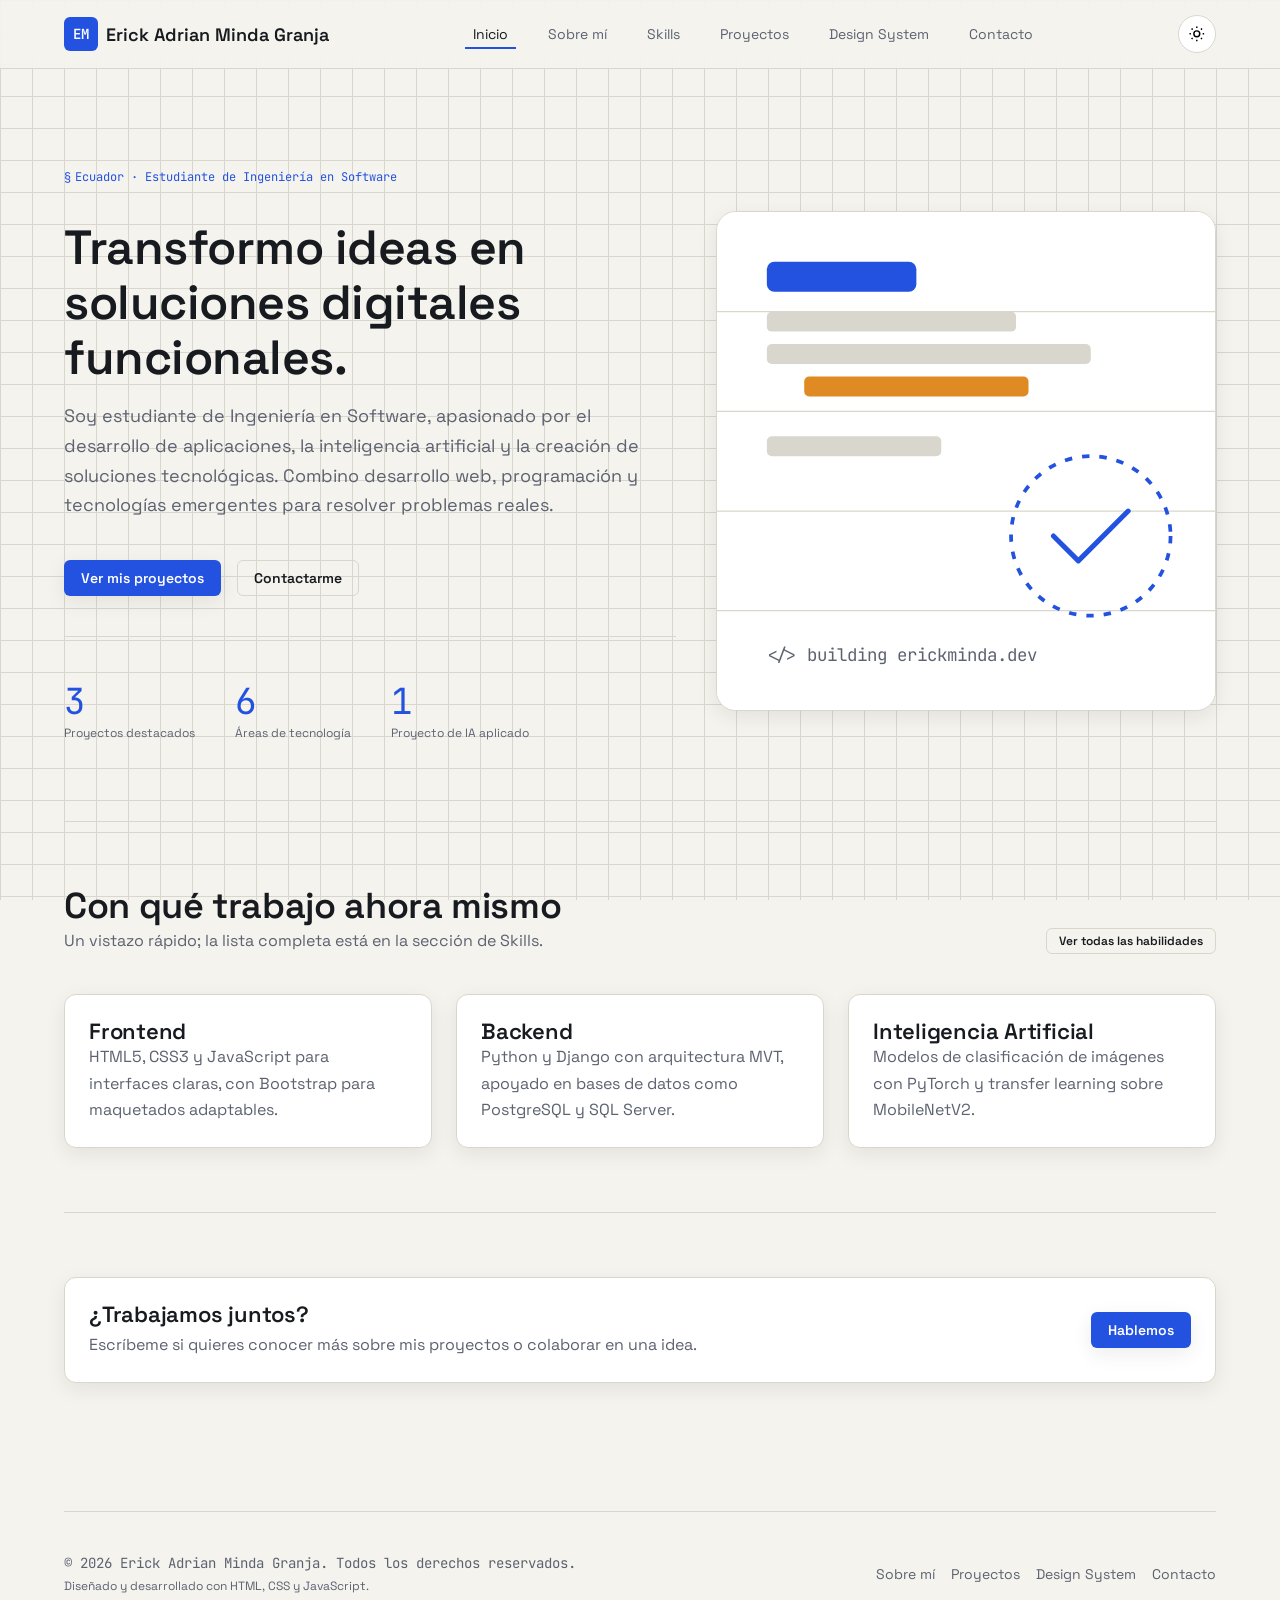
<file: index.html>
<!DOCTYPE html>
<html lang="es">
<head>
  <meta charset="UTF-8" />
  <meta name="viewport" content="width=device-width, initial-scale=1.0" />
  <title>Erick Adrian Minda Granja — Estudiante de Ingeniería en Software</title>
  <meta name="description" content="Portafolio de Erick Adrian Minda Granja, estudiante de Ingeniería en Software y desarrollador en formación." />
  <link rel="stylesheet" href="css/styles.css" />
</head>
<body>
  <a class="skip-link" href="#main">Saltar al contenido</a>

  <header class="site-header">
    <nav class="navbar container" aria-label="Navegación principal">
      <a class="brand" href="index.html">
        <span class="brand-mark" aria-hidden="true">EM</span>
        Erick Adrian Minda Granja
      </a>

      <button class="nav-toggle" aria-label="Abrir menú de navegación" aria-expanded="false" aria-controls="nav-list">
        <span></span><span></span><span></span>
      </button>

      <ul class="nav-list" id="nav-list">
        <li><a href="index.html" aria-current="page">Inicio</a></li>
        <li><a href="sobre-mi.html">Sobre mí</a></li>
        <li><a href="skills.html">Skills</a></li>
        <li><a href="proyectos.html">Proyectos</a></li>
        <li><a href="design-system.html">Design System</a></li>
        <li><a href="contacto.html">Contacto</a></li>
      </ul>

      <div class="nav-actions">
        <button class="theme-toggle" type="button" aria-pressed="false">
          <svg viewBox="0 0 24 24" fill="none" stroke="currentColor" stroke-width="2" aria-hidden="true">
            <circle cx="12" cy="12" r="4"></circle>
            <path d="M12 2v2M12 20v2M4.9 4.9l1.4 1.4M17.7 17.7l1.4 1.4M2 12h2M20 12h2M4.9 19.1l1.4-1.4M17.7 6.3l1.4-1.4"></path>
          </svg>
        </button>
      </div>
    </nav>
  </header>

  <main id="main">
    <section class="hero container">
      <div class="hero-copy">
        <p class="field-note">Ecuador · Estudiante de Ingeniería en Software</p>
        <h1>Transformo ideas en soluciones digitales funcionales.</h1>
        <p class="lead">
          Soy estudiante de Ingeniería en Software, apasionado por el desarrollo de
          aplicaciones, la inteligencia artificial y la creación de soluciones
          tecnológicas. Combino desarrollo web, programación y tecnologías emergentes
          para resolver problemas reales.
        </p>
        <div class="hero-actions">
          <a class="btn btn-primary" href="proyectos.html">Ver mis proyectos</a>
          <a class="btn btn-secondary" href="contacto.html">Contactarme</a>
        </div>

        <dl class="hero-stats">
          <div>
            <dt>3</dt>
            <dd>Proyectos destacados</dd>
          </div>
          <div>
            <dt>6</dt>
            <dd>Áreas de tecnología</dd>
          </div>
          <div>
            <dt>1</dt>
            <dd>Proyecto de IA aplicado</dd>
          </div>
        </dl>
      </div>

      <figure class="hero-art">
        <svg viewBox="0 0 400 400" role="img" aria-labelledby="hero-art-title">
          <title id="hero-art-title">Ilustración abstracta de un editor de código con bloques y llaves</title>
          <rect width="400" height="400" fill="var(--color-surface)" />
          <g fill="none" stroke="var(--color-border)" stroke-width="1">
            <line x1="0" y1="80" x2="400" y2="80" />
            <line x1="0" y1="160" x2="400" y2="160" />
            <line x1="0" y1="240" x2="400" y2="240" />
            <line x1="0" y1="320" x2="400" y2="320" />
          </g>
          <rect x="40" y="40" width="120" height="24" rx="6" fill="var(--color-primary)" />
          <rect x="40" y="80" width="200" height="16" rx="4" fill="var(--color-border)" />
          <rect x="40" y="106" width="260" height="16" rx="4" fill="var(--color-border)" />
          <rect x="70" y="132" width="180" height="16" rx="4" fill="var(--color-secondary)" />
          <rect x="40" y="180" width="140" height="16" rx="4" fill="var(--color-border)" />
          <circle cx="300" cy="260" r="64" fill="none" stroke="var(--color-primary)" stroke-width="3" stroke-dasharray="6 8" />
          <path d="M270 260 l20 20 l40 -40" fill="none" stroke="var(--color-primary)" stroke-width="4" stroke-linecap="round" stroke-linejoin="round" />
          <text x="40" y="360" class="mono" font-size="14" fill="var(--color-text-muted)">&lt;/&gt; building erickminda.dev</text>
        </svg>
      </figure>
    </section>

    <section class="section container" aria-labelledby="stack-heading">
      <div class="section-head">
        <div>
          <h2 id="stack-heading">Con qué trabajo ahora mismo</h2>
          <p class="muted">Un vistazo rápido; la lista completa está en la sección de Skills.</p>
        </div>
        <a class="btn btn-secondary btn-sm" href="skills.html">Ver todas las habilidades</a>
      </div>

      <ul class="grid grid-3">
        <li class="card">
          <h3>Frontend</h3>
          <p class="muted">HTML5, CSS3 y JavaScript para interfaces claras, con Bootstrap para maquetados adaptables.</p>
        </li>
        <li class="card">
          <h3>Backend</h3>
          <p class="muted">Python y Django con arquitectura MVT, apoyado en bases de datos como PostgreSQL y SQL Server.</p>
        </li>
        <li class="card">
          <h3>Inteligencia Artificial</h3>
          <p class="muted">Modelos de clasificación de imágenes con PyTorch y transfer learning sobre MobileNetV2.</p>
        </li>
      </ul>
    </section>

    <section class="section container" aria-labelledby="cta-heading">
      <div class="card" style="display:flex; justify-content:space-between; align-items:center; flex-wrap:wrap; gap:1rem;">
        <div>
          <h2 id="cta-heading" style="font-size: var(--text-lg);">¿Trabajamos juntos?</h2>
          <p class="muted" style="margin-top: .25rem;">Escríbeme si quieres conocer más sobre mis proyectos o colaborar en una idea.</p>
        </div>
        <a class="btn btn-primary" href="contacto.html">Hablemos</a>
      </div>
    </section>
  </main>

  <footer class="site-footer container">
    <div class="footer-row">
      <div>
        <p class="muted mono">© 2026 Erick Adrian Minda Granja. Todos los derechos reservados.</p>
        <p class="muted" style="font-size: var(--text-xs); margin-top: 2px;">Diseñado y desarrollado con HTML, CSS y JavaScript.</p>
      </div>
      <nav class="footer-links" aria-label="Enlaces del pie de página">
        <a href="sobre-mi.html">Sobre mí</a>
        <a href="proyectos.html">Proyectos</a>
        <a href="design-system.html">Design System</a>
        <a href="contacto.html">Contacto</a>
      </nav>
    </div>
  </footer>

  <button class="back-to-top" type="button" aria-label="Volver al inicio de la página">
    <svg viewBox="0 0 24 24" width="18" height="18" fill="none" stroke="currentColor" stroke-width="2" aria-hidden="true">
      <path d="M12 19V5M5 12l7-7 7 7"></path>
    </svg>
  </button>

  <script src="js/main.js"></script>
</body>
</html>
</file>
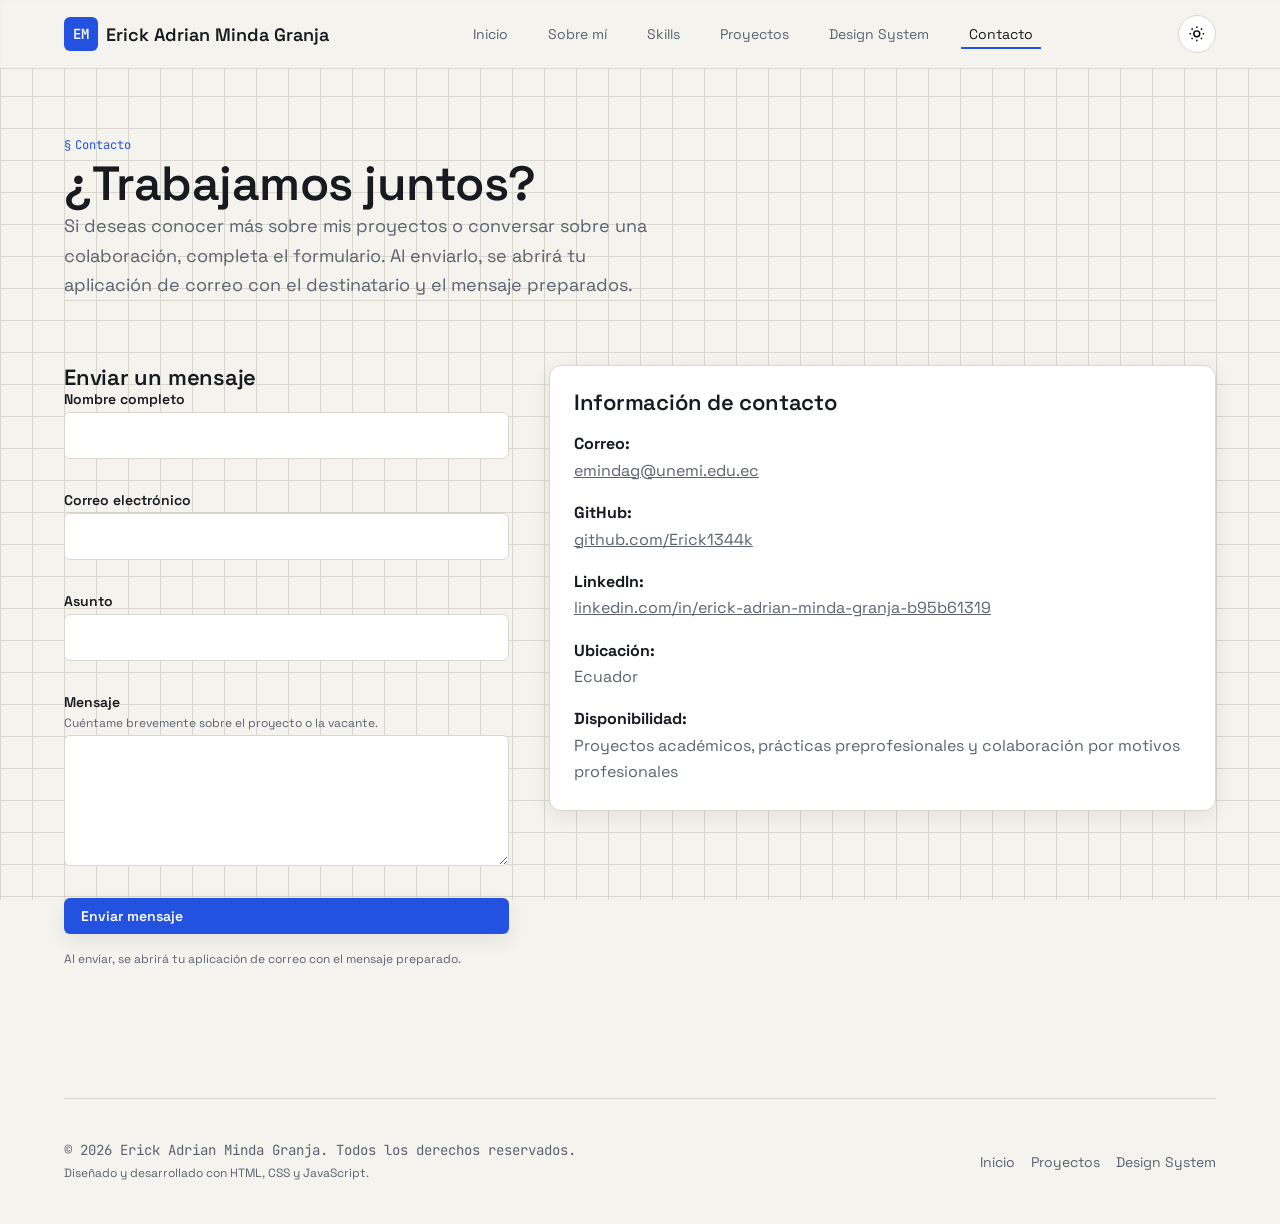
<file: contacto.html>
<!DOCTYPE html>
<html lang="es">
<head>
  <meta charset="UTF-8" />
  <meta name="viewport" content="width=device-width, initial-scale=1.0" />
  <title>Contacto — Erick Adrian Minda Granja</title>
  <meta name="description" content="Formulario de contacto e información profesional de Erick Adrian Minda Granja." />
  <link rel="stylesheet" href="css/styles.css" />
</head>
<body>
  <a class="skip-link" href="#main">Saltar al contenido</a>

  <header class="site-header">
    <nav class="navbar container" aria-label="Navegación principal">
      <a class="brand" href="index.html">
        <span class="brand-mark" aria-hidden="true">EM</span>
        Erick Adrian Minda Granja
      </a>
      <button class="nav-toggle" aria-label="Abrir menú de navegación" aria-expanded="false" aria-controls="nav-list">
        <span></span><span></span><span></span>
      </button>
      <ul class="nav-list" id="nav-list">
        <li><a href="index.html">Inicio</a></li>
        <li><a href="sobre-mi.html">Sobre mí</a></li>
        <li><a href="skills.html">Skills</a></li>
        <li><a href="proyectos.html">Proyectos</a></li>
        <li><a href="design-system.html">Design System</a></li>
        <li><a href="contacto.html" aria-current="page">Contacto</a></li>
      </ul>
      <div class="nav-actions">
        <button class="theme-toggle" type="button" aria-pressed="false">
          <svg viewBox="0 0 24 24" fill="none" stroke="currentColor" stroke-width="2" aria-hidden="true">
            <circle cx="12" cy="12" r="4"></circle>
            <path d="M12 2v2M12 20v2M4.9 4.9l1.4 1.4M17.7 17.7l1.4 1.4M2 12h2M20 12h2M4.9 19.1l1.4-1.4M17.7 6.3l1.4-1.4"></path>
          </svg>
        </button>
      </div>
    </nav>
  </header>

  <main id="main">
    <header class="section container" style="border-top:none; padding-bottom: 0;">
      <p class="field-note">Contacto</p>
      <h1>¿Trabajamos juntos?</h1>
      <p class="lead">
        Si deseas conocer más sobre mis proyectos o conversar sobre una colaboración,
        completa el formulario. Al enviarlo, se abrirá tu aplicación de correo con
        el destinatario y el mensaje preparados.
      </p>
    </header>

    <section class="section container about-layout" aria-labelledby="contact-heading">
      <div>
        <h2 id="contact-heading" style="font-size: var(--text-lg);">Enviar un mensaje</h2>
        <form id="contact-form" class="form-grid" novalidate>
          <div class="form-field">
            <label for="name">Nombre completo</label>
            <input type="text" id="name" name="name" required minlength="2" autocomplete="name" aria-describedby="error-name" />
            <p class="error-msg" id="error-name" role="alert"></p>
          </div>

          <div class="form-field">
            <label for="email">Correo electrónico</label>
            <input type="email" id="email" name="email" required autocomplete="email" aria-describedby="error-email" />
            <p class="error-msg" id="error-email" role="alert"></p>
          </div>

          <div class="form-field">
            <label for="subject">Asunto</label>
            <input type="text" id="subject" name="subject" required minlength="3" aria-describedby="error-subject" />
            <p class="error-msg" id="error-subject" role="alert"></p>
          </div>

          <div class="form-field">
            <label for="message">Mensaje</label>
            <span class="hint" id="message-hint">Cuéntame brevemente sobre el proyecto o la vacante.</span>
            <textarea id="message" name="message" rows="5" required minlength="10" aria-describedby="message-hint error-message"></textarea>
            <p class="error-msg" id="error-message" role="alert"></p>
          </div>

          <button class="btn btn-primary" type="submit">Enviar mensaje</button>

          <p class="form-status" role="status" aria-live="polite"></p>
          <p class="form-hint muted">Al enviar, se abrirá tu aplicación de correo con el mensaje preparado.</p>
        </form>
      </div>

      <aside>
        <div class="card" style="display:flex; flex-direction:column; gap: var(--space-sm);">
          <h2 style="font-size: var(--text-lg);">Información de contacto</h2>
          <p class="muted" style="margin:0;">
            <strong style="color: var(--color-text);">Correo:</strong><br />
            <a href="mailto:emindag@unemi.edu.ec">emindag@unemi.edu.ec</a>
          </p>
          <p class="muted" style="margin:0;">
            <strong style="color: var(--color-text);">GitHub:</strong><br />
            <a href="https://github.com/Erick1344k" target="_blank" rel="noopener noreferrer">github.com/Erick1344k</a>
          </p>
          <p class="muted" style="margin:0;">
            <strong style="color: var(--color-text);">LinkedIn:</strong><br />
            <a href="https://www.linkedin.com/in/erick-adrian-minda-granja-b95b61319" target="_blank" rel="noopener noreferrer">linkedin.com/in/erick-adrian-minda-granja-b95b61319</a>
          </p>
          <p class="muted" style="margin:0;">
            <strong style="color: var(--color-text);">Ubicación:</strong><br />
            Ecuador
          </p>
          <p class="muted" style="margin:0;">
            <strong style="color: var(--color-text);">Disponibilidad:</strong><br />
            Proyectos académicos, prácticas preprofesionales y colaboración por motivos profesionales
          </p>
        </div>
      </aside>
    </section>
  </main>

  <footer class="site-footer container">
    <div class="footer-row">
      <div>
        <p class="muted mono">© 2026 Erick Adrian Minda Granja. Todos los derechos reservados.</p>
        <p class="muted" style="font-size: var(--text-xs); margin-top: 2px;">Diseñado y desarrollado con HTML, CSS y JavaScript.</p>
      </div>
      <nav class="footer-links" aria-label="Enlaces del pie de página">
        <a href="index.html">Inicio</a>
        <a href="proyectos.html">Proyectos</a>
        <a href="design-system.html">Design System</a>
      </nav>
    </div>
  </footer>

  <button class="back-to-top" type="button" aria-label="Volver al inicio de la página">
    <svg viewBox="0 0 24 24" width="18" height="18" fill="none" stroke="currentColor" stroke-width="2" aria-hidden="true">
      <path d="M12 19V5M5 12l7-7 7 7"></path>
    </svg>
  </button>

  <script src="js/main.js"></script>
</body>
</html>
</file>
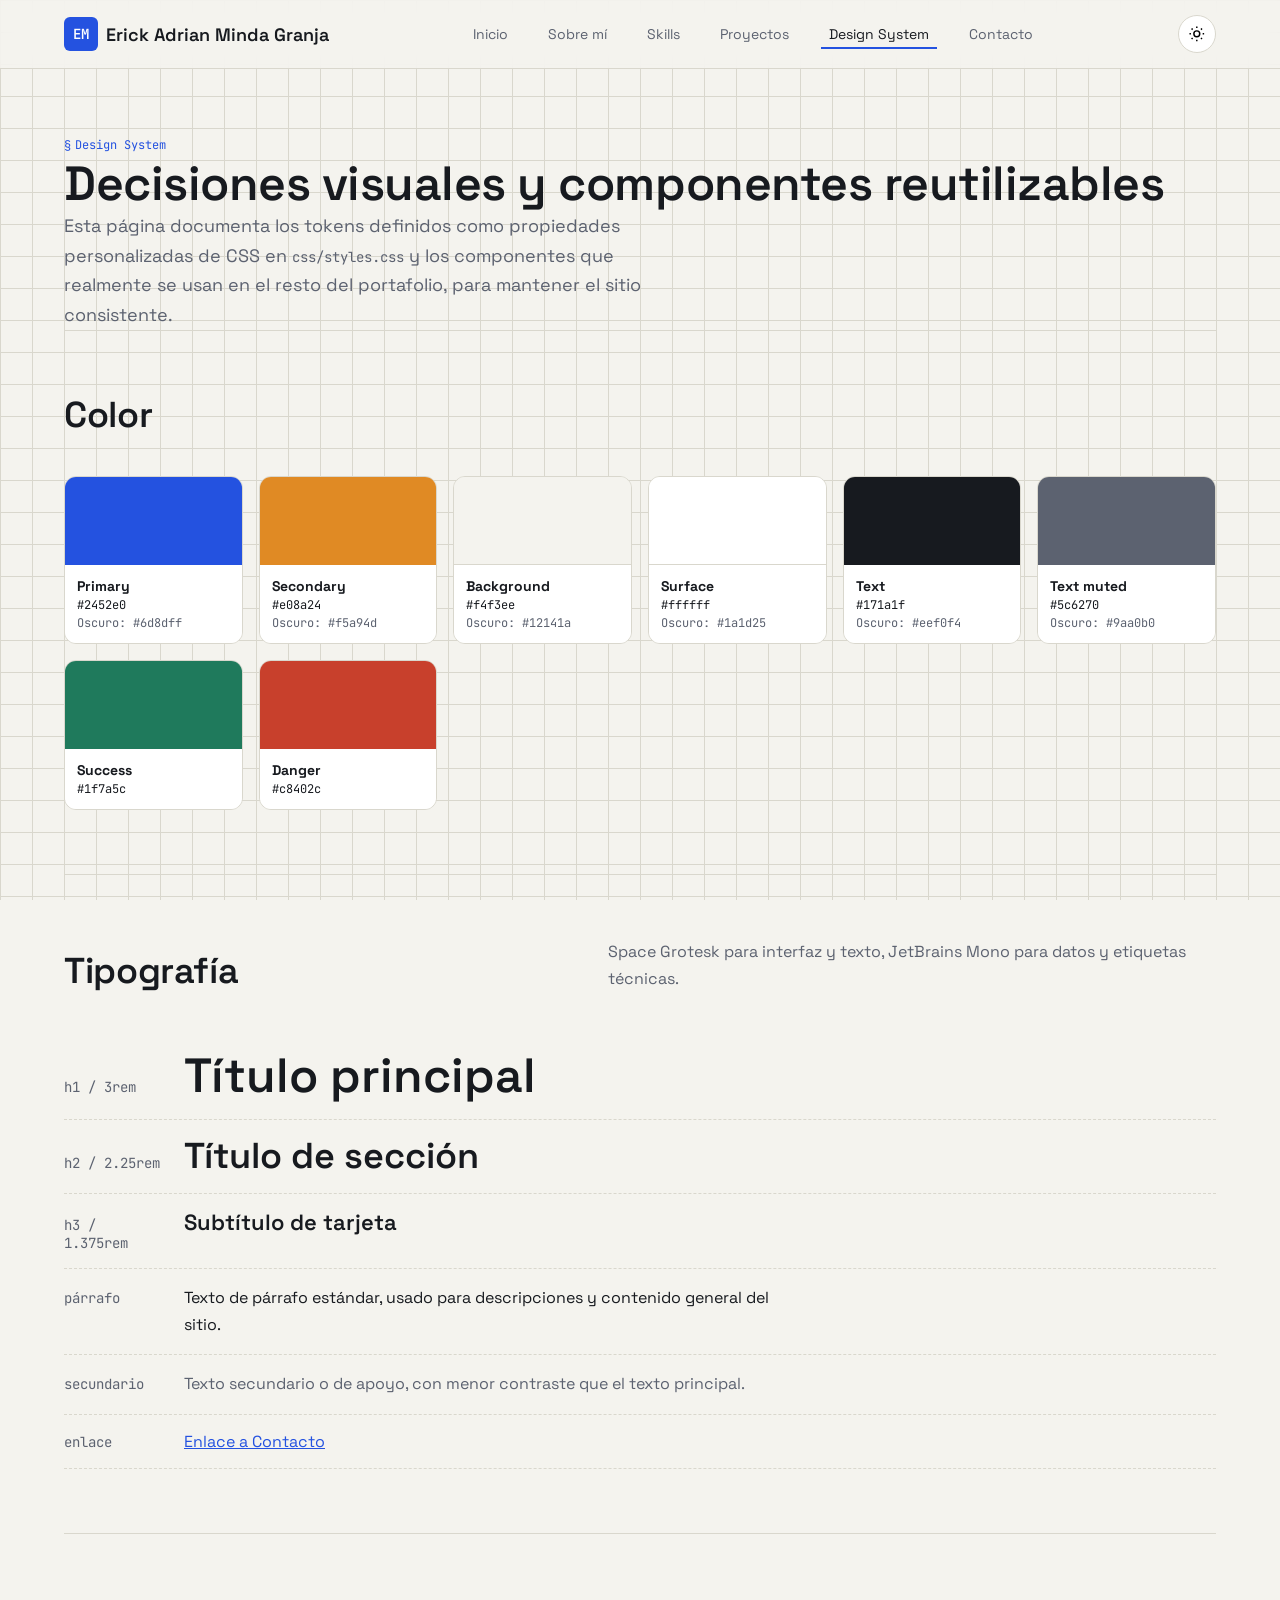
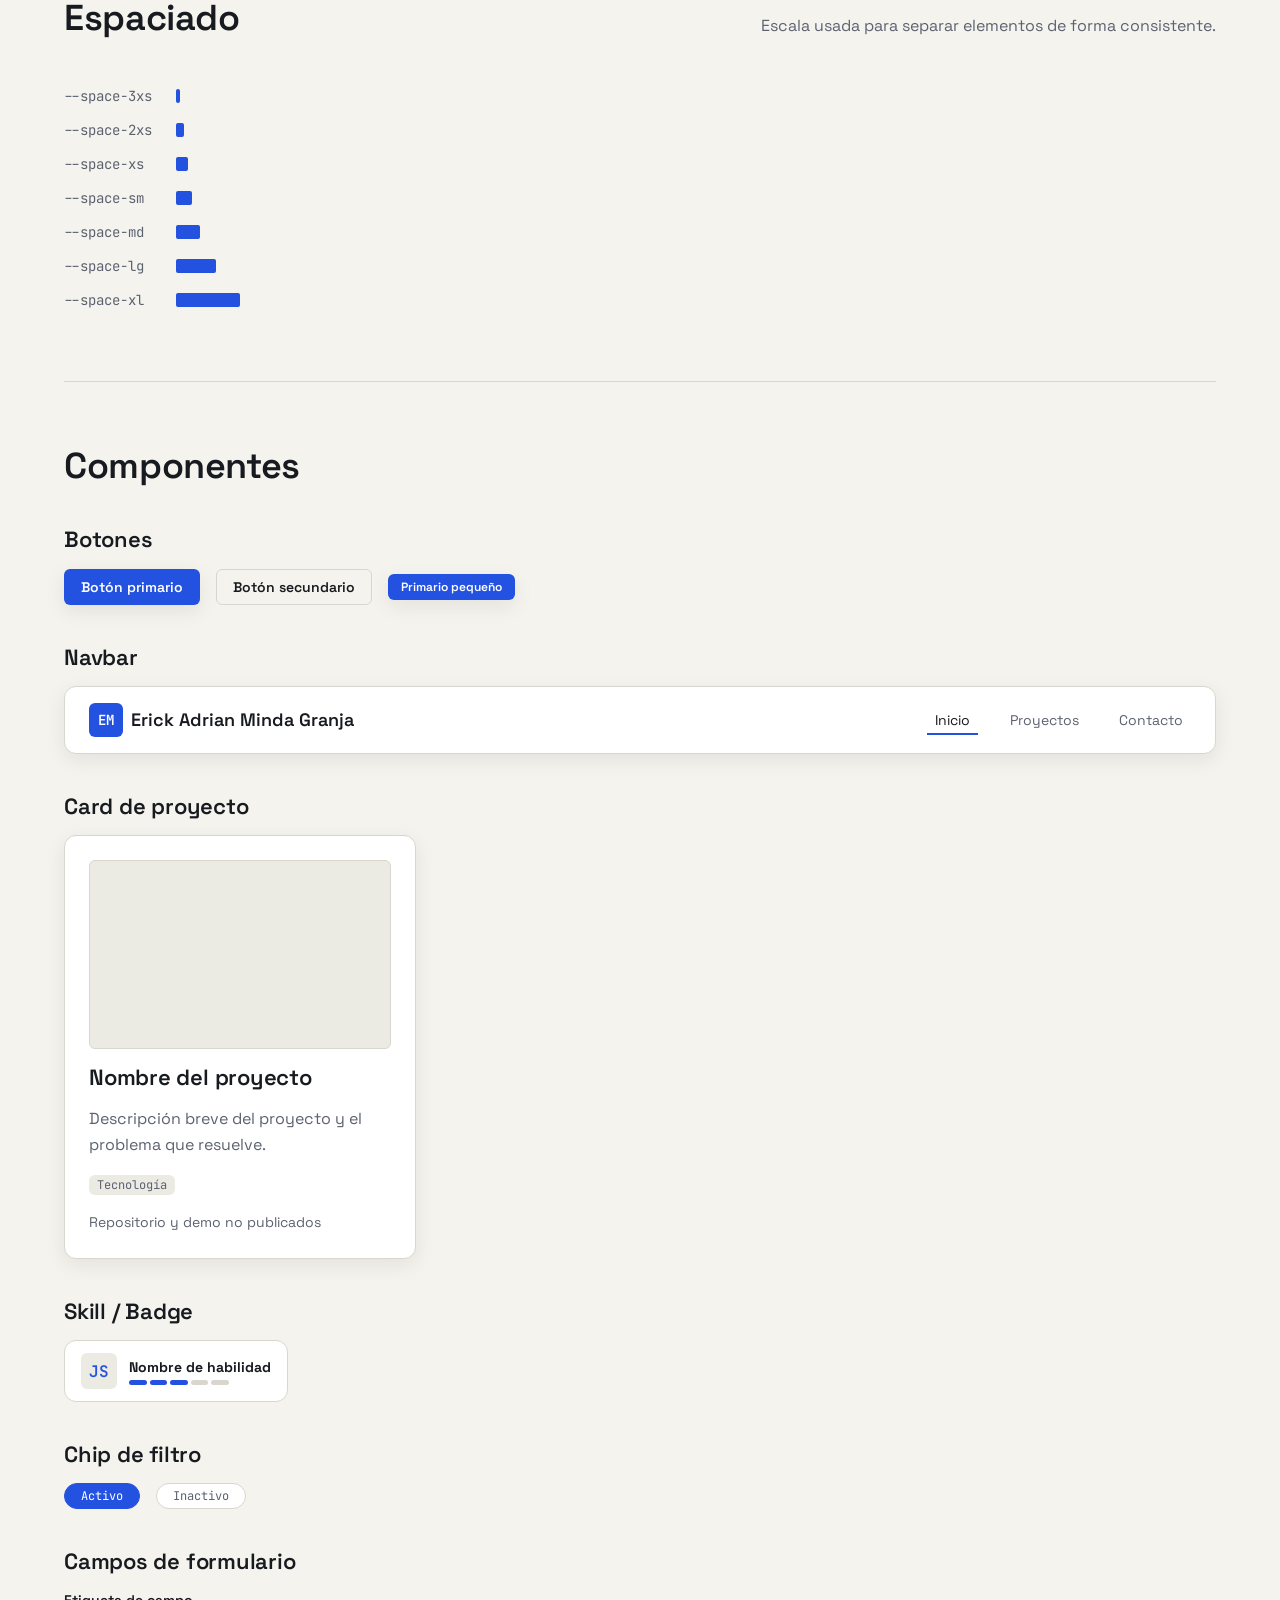
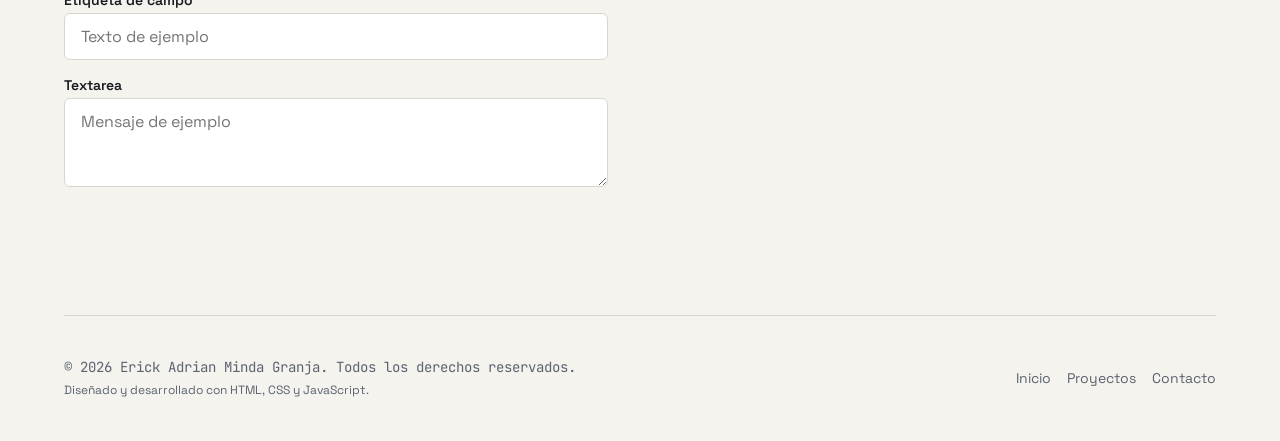
<file: design-system.html>
<!DOCTYPE html>
<html lang="es">
<head>
  <meta charset="UTF-8" />
  <meta name="viewport" content="width=device-width, initial-scale=1.0" />
  <title>Design System — Erick Adrian Minda Granja</title>
  <meta name="description" content="Documentación del sistema de diseño del portafolio: colores, tipografía, espaciado y componentes." />
  <link rel="stylesheet" href="css/styles.css" />
</head>
<body>
  <a class="skip-link" href="#main">Saltar al contenido</a>

  <header class="site-header">
    <nav class="navbar container" aria-label="Navegación principal">
      <a class="brand" href="index.html">
        <span class="brand-mark" aria-hidden="true">EM</span>
        Erick Adrian Minda Granja
      </a>
      <button class="nav-toggle" aria-label="Abrir menú de navegación" aria-expanded="false" aria-controls="nav-list">
        <span></span><span></span><span></span>
      </button>
      <ul class="nav-list" id="nav-list">
        <li><a href="index.html">Inicio</a></li>
        <li><a href="sobre-mi.html">Sobre mí</a></li>
        <li><a href="skills.html">Skills</a></li>
        <li><a href="proyectos.html">Proyectos</a></li>
        <li><a href="design-system.html" aria-current="page">Design System</a></li>
        <li><a href="contacto.html">Contacto</a></li>
      </ul>
      <div class="nav-actions">
        <button class="theme-toggle" type="button" aria-pressed="false">
          <svg viewBox="0 0 24 24" fill="none" stroke="currentColor" stroke-width="2" aria-hidden="true">
            <circle cx="12" cy="12" r="4"></circle>
            <path d="M12 2v2M12 20v2M4.9 4.9l1.4 1.4M17.7 17.7l1.4 1.4M2 12h2M20 12h2M4.9 19.1l1.4-1.4M17.7 6.3l1.4-1.4"></path>
          </svg>
        </button>
      </div>
    </nav>
  </header>

  <main id="main">
    <header class="section container" style="border-top:none; padding-bottom: 0;">
      <p class="field-note">Design System</p>
      <h1>Decisiones visuales y componentes reutilizables</h1>
      <p class="lead">
        Esta página documenta los tokens definidos como propiedades personalizadas de CSS
        en <code class="mono">css/styles.css</code> y los componentes que realmente se usan
        en el resto del portafolio, para mantener el sitio consistente.
      </p>
    </header>

    <!-- COLOR -->
    <section class="section container" aria-labelledby="color-heading">
      <div class="section-head">
        <h2 id="color-heading">Color</h2>
      </div>
      <div class="swatch-grid">
        <div class="swatch">
          <div class="swatch-color" style="background: var(--color-primary);"></div>
          <div class="swatch-info"><strong>Primary</strong><code>#2452e0</code><small>Oscuro: #6d8dff</small></div>
        </div>
        <div class="swatch">
          <div class="swatch-color" style="background: var(--color-secondary);"></div>
          <div class="swatch-info"><strong>Secondary</strong><code>#e08a24</code><small>Oscuro: #f5a94d</small></div>
        </div>
        <div class="swatch">
          <div class="swatch-color" style="background: var(--color-background); border-bottom:1px solid var(--color-border);"></div>
          <div class="swatch-info"><strong>Background</strong><code>#f4f3ee</code><small>Oscuro: #12141a</small></div>
        </div>
        <div class="swatch">
          <div class="swatch-color" style="background: var(--color-surface); border-bottom:1px solid var(--color-border);"></div>
          <div class="swatch-info"><strong>Surface</strong><code>#ffffff</code><small>Oscuro: #1a1d25</small></div>
        </div>
        <div class="swatch">
          <div class="swatch-color" style="background: var(--color-text);"></div>
          <div class="swatch-info"><strong>Text</strong><code>#171a1f</code><small>Oscuro: #eef0f4</small></div>
        </div>
        <div class="swatch">
          <div class="swatch-color" style="background: var(--color-text-muted);"></div>
          <div class="swatch-info"><strong>Text muted</strong><code>#5c6270</code><small>Oscuro: #9aa0b0</small></div>
        </div>
        <div class="swatch">
          <div class="swatch-color" style="background: var(--color-success);"></div>
          <div class="swatch-info"><strong>Success</strong><code>#1f7a5c</code></div>
        </div>
        <div class="swatch">
          <div class="swatch-color" style="background: var(--color-danger);"></div>
          <div class="swatch-info"><strong>Danger</strong><code>#c8402c</code></div>
        </div>
      </div>
    </section>

    <!-- TIPOGRAFÍA -->
    <section class="section container" aria-labelledby="type-heading">
      <div class="section-head">
        <h2 id="type-heading">Tipografía</h2>
        <p class="muted">Space Grotesk para interfaz y texto, JetBrains Mono para datos y etiquetas técnicas.</p>
      </div>

      <div class="type-row"><span class="mono">h1 / 3rem</span><span class="type-sample type-sample-h1" aria-hidden="true">Título principal</span></div>
      <div class="type-row"><span class="mono">h2 / 2.25rem</span><span class="type-sample type-sample-h2" aria-hidden="true">Título de sección</span></div>
      <div class="type-row"><span class="mono">h3 / 1.375rem</span><span class="type-sample type-sample-h3" aria-hidden="true">Subtítulo de tarjeta</span></div>
      <div class="type-row"><span class="mono">párrafo</span><p style="margin:0;">Texto de párrafo estándar, usado para descripciones y contenido general del sitio.</p></div>
      <div class="type-row"><span class="mono">secundario</span><p class="muted" style="margin:0;">Texto secundario o de apoyo, con menor contraste que el texto principal.</p></div>
      <div class="type-row"><span class="mono">enlace</span><a href="contacto.html" style="color: var(--color-primary); text-decoration: underline;">Enlace a Contacto</a></div>
    </section>

    <!-- ESPACIADO -->
    <section class="section container" aria-labelledby="space-heading">
      <div class="section-head">
        <h2 id="space-heading">Espaciado</h2>
        <p class="muted">Escala usada para separar elementos de forma consistente.</p>
      </div>

      <div class="space-row"><span class="mono">--space-3xs</span><div class="space-bar" style="width: var(--space-3xs);"></div></div>
      <div class="space-row"><span class="mono">--space-2xs</span><div class="space-bar" style="width: var(--space-2xs);"></div></div>
      <div class="space-row"><span class="mono">--space-xs</span><div class="space-bar" style="width: var(--space-xs);"></div></div>
      <div class="space-row"><span class="mono">--space-sm</span><div class="space-bar" style="width: var(--space-sm);"></div></div>
      <div class="space-row"><span class="mono">--space-md</span><div class="space-bar" style="width: var(--space-md);"></div></div>
      <div class="space-row"><span class="mono">--space-lg</span><div class="space-bar" style="width: var(--space-lg);"></div></div>
      <div class="space-row"><span class="mono">--space-xl</span><div class="space-bar" style="width: var(--space-xl);"></div></div>
    </section>

    <!-- COMPONENTES -->
    <section class="section container" aria-labelledby="components-heading">
      <div class="section-head">
        <h2 id="components-heading">Componentes</h2>
      </div>

      <h3 style="margin-bottom: var(--space-sm);">Botones</h3>
      <div class="component-demo" style="margin-bottom: var(--space-lg);">
        <button class="btn btn-primary" type="button">Botón primario</button>
        <button class="btn btn-secondary" type="button">Botón secundario</button>
        <button class="btn btn-primary btn-sm" type="button">Primario pequeño</button>
      </div>

      <h3 style="margin-bottom: var(--space-sm);">Navbar</h3>
      <div class="card" style="margin-bottom: var(--space-lg); padding: 0; overflow:hidden;">
        <div class="navbar" style="height:auto; padding: var(--space-sm) var(--space-md);">
          <span class="brand"><span class="brand-mark" aria-hidden="true">EM</span>Erick Adrian Minda Granja</span>
          <ul class="nav-list" style="display:flex;">
            <li><a href="index.html" aria-current="page">Inicio</a></li>
            <li><a href="proyectos.html">Proyectos</a></li>
            <li><a href="contacto.html">Contacto</a></li>
          </ul>
        </div>
      </div>

      <h3 style="margin-bottom: var(--space-sm);">Card de proyecto</h3>
      <div style="max-width: 22rem; margin-bottom: var(--space-lg);">
        <div class="card project-card">
          <figure class="project-thumb" style="background: var(--color-surface-alt);"></figure>
          <h3>Nombre del proyecto</h3>
          <p class="muted">Descripción breve del proyecto y el problema que resuelve.</p>
          <ul class="project-tags">
            <li class="tag">Tecnología</li>
          </ul>
          <p class="project-links muted">Repositorio y demo no publicados</p>
        </div>
      </div>

      <h3 style="margin-bottom: var(--space-sm);">Skill / Badge</h3>
      <div class="component-demo" style="margin-bottom: var(--space-lg);">
        <div class="skill-badge">
          <span class="skill-icon" aria-hidden="true">JS</span>
          <span class="skill-meta">
            <strong>Nombre de habilidad</strong>
            <span class="skill-level" aria-label="Nivel intermedio">
              <span class="filled"></span><span class="filled"></span><span class="filled"></span><span></span><span></span>
            </span>
          </span>
        </div>
      </div>

      <h3 style="margin-bottom: var(--space-sm);">Chip de filtro</h3>
      <div class="component-demo" style="margin-bottom: var(--space-lg);">
        <button class="filter-chip" type="button" aria-pressed="true">Activo</button>
        <button class="filter-chip" type="button" aria-pressed="false">Inactivo</button>
      </div>

      <h3 style="margin-bottom: var(--space-sm);">Campos de formulario</h3>
      <div class="form-grid">
        <div class="form-field">
          <label for="demo-input">Etiqueta de campo</label>
          <input id="demo-input" type="text" placeholder="Texto de ejemplo" />
        </div>
        <div class="form-field">
          <label for="demo-textarea">Textarea</label>
          <textarea id="demo-textarea" rows="3" placeholder="Mensaje de ejemplo"></textarea>
        </div>
      </div>
    </section>
  </main>

  <footer class="site-footer container">
    <div class="footer-row">
      <div>
        <p class="muted mono">© 2026 Erick Adrian Minda Granja. Todos los derechos reservados.</p>
        <p class="muted" style="font-size: var(--text-xs); margin-top: 2px;">Diseñado y desarrollado con HTML, CSS y JavaScript.</p>
      </div>
      <nav class="footer-links" aria-label="Enlaces del pie de página">
        <a href="index.html">Inicio</a>
        <a href="proyectos.html">Proyectos</a>
        <a href="contacto.html">Contacto</a>
      </nav>
    </div>
  </footer>

  <button class="back-to-top" type="button" aria-label="Volver al inicio de la página">
    <svg viewBox="0 0 24 24" width="18" height="18" fill="none" stroke="currentColor" stroke-width="2" aria-hidden="true">
      <path d="M12 19V5M5 12l7-7 7 7"></path>
    </svg>
  </button>

  <script src="js/main.js"></script>
</body>
</html>
</file>
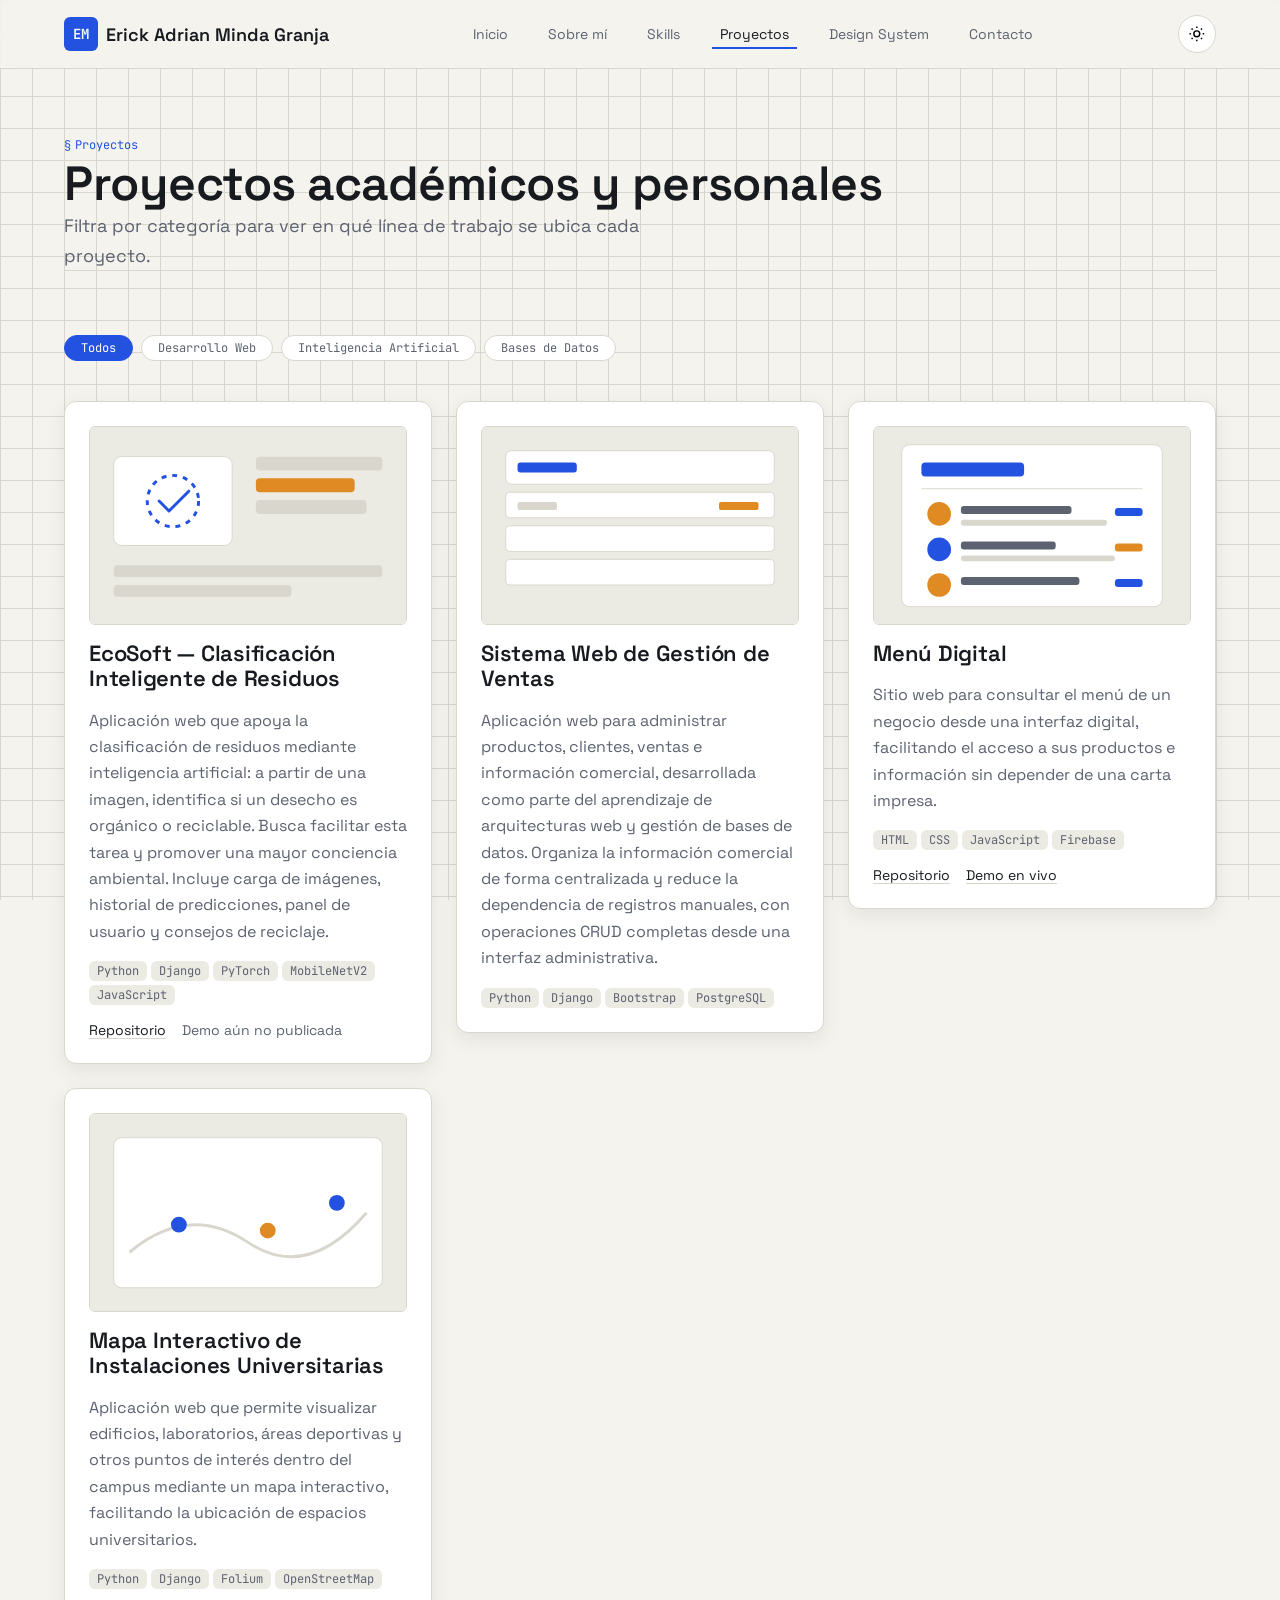
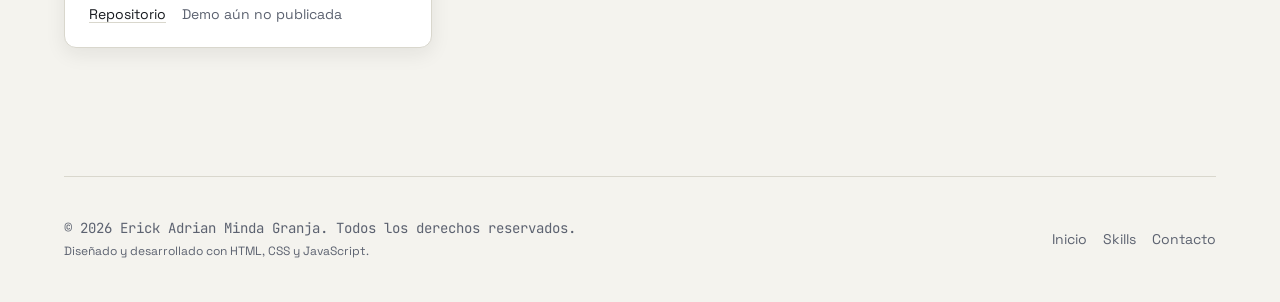
<file: proyectos.html>
<!DOCTYPE html>
<html lang="es">
<head>
  <meta charset="UTF-8" />
  <meta name="viewport" content="width=device-width, initial-scale=1.0" />
  <title>Proyectos — Erick Adrian Minda Granja</title>
  <meta name="description" content="Proyectos destacados de Erick Adrian Minda Granja con tecnologías utilizadas y enlaces." />
  <link rel="stylesheet" href="css/styles.css" />
</head>
<body>
  <a class="skip-link" href="#main">Saltar al contenido</a>

  <header class="site-header">
    <nav class="navbar container" aria-label="Navegación principal">
      <a class="brand" href="index.html">
        <span class="brand-mark" aria-hidden="true">EM</span>
        Erick Adrian Minda Granja
      </a>
      <button class="nav-toggle" aria-label="Abrir menú de navegación" aria-expanded="false" aria-controls="nav-list">
        <span></span><span></span><span></span>
      </button>
      <ul class="nav-list" id="nav-list">
        <li><a href="index.html">Inicio</a></li>
        <li><a href="sobre-mi.html">Sobre mí</a></li>
        <li><a href="skills.html">Skills</a></li>
        <li><a href="proyectos.html" aria-current="page">Proyectos</a></li>
        <li><a href="design-system.html">Design System</a></li>
        <li><a href="contacto.html">Contacto</a></li>
      </ul>
      <div class="nav-actions">
        <button class="theme-toggle" type="button" aria-pressed="false">
          <svg viewBox="0 0 24 24" fill="none" stroke="currentColor" stroke-width="2" aria-hidden="true">
            <circle cx="12" cy="12" r="4"></circle>
            <path d="M12 2v2M12 20v2M4.9 4.9l1.4 1.4M17.7 17.7l1.4 1.4M2 12h2M20 12h2M4.9 19.1l1.4-1.4M17.7 6.3l1.4-1.4"></path>
          </svg>
        </button>
      </div>
    </nav>
  </header>

  <main id="main">
    <header class="section container" style="border-top:none; padding-bottom: 0;">
      <p class="field-note">Proyectos</p>
      <h1>Proyectos académicos y personales</h1>
      <p class="lead">Filtra por categoría para ver en qué línea de trabajo se ubica cada proyecto.</p>
    </header>

    <section class="section container" aria-labelledby="proyectos-heading">
      <h2 id="proyectos-heading" class="visually-hidden">Lista de proyectos</h2>

      <div class="filter-bar" role="group" aria-label="Filtrar proyectos por categoría">
        <button class="filter-chip" type="button" data-filter="all" aria-pressed="true">Todos</button>
        <button class="filter-chip" type="button" data-filter="web" aria-pressed="false">Desarrollo Web</button>
        <button class="filter-chip" type="button" data-filter="ia" aria-pressed="false">Inteligencia Artificial</button>
        <button class="filter-chip" type="button" data-filter="bd" aria-pressed="false">Bases de Datos</button>
      </div>

      <p class="projects-empty muted" hidden>No hay proyectos en esa categoría todavía.</p>

      <ul class="grid grid-3">
        <li>
          <article class="card project-card" data-tech="web,ia">
          <figure class="project-thumb">
            <svg viewBox="0 0 320 200" role="img" aria-labelledby="p1-title">
              <title id="p1-title">Miniatura del proyecto EcoSoft: clasificación de imágenes de residuos</title>
              <rect width="320" height="200" fill="var(--color-surface-alt)" />
              <rect x="24" y="30" width="120" height="90" rx="8" fill="var(--color-surface)" stroke="var(--color-border)" />
              <circle cx="84" cy="75" r="26" fill="none" stroke="var(--color-primary)" stroke-width="3" stroke-dasharray="5 6" />
              <path d="M70 75l10 10 20 -20" fill="none" stroke="var(--color-primary)" stroke-width="3" stroke-linecap="round" stroke-linejoin="round" />
              <rect x="168" y="30" width="128" height="14" rx="4" fill="var(--color-border)" />
              <rect x="168" y="52" width="100" height="14" rx="4" fill="var(--color-secondary)" />
              <rect x="168" y="74" width="112" height="14" rx="4" fill="var(--color-border)" />
              <rect x="24" y="140" width="272" height="12" rx="4" fill="var(--color-border)" />
              <rect x="24" y="160" width="180" height="12" rx="4" fill="var(--color-border)" />
            </svg>
          </figure>
          <h3>EcoSoft — Clasificación Inteligente de Residuos</h3>
          <p class="muted">
            Aplicación web que apoya la clasificación de residuos mediante inteligencia
            artificial: a partir de una imagen, identifica si un desecho es orgánico o
            reciclable. Busca facilitar esta tarea y promover una mayor conciencia
            ambiental. Incluye carga de imágenes, historial de predicciones, panel de
            usuario y consejos de reciclaje.
          </p>
          <ul class="project-tags">
            <li class="tag">Python</li>
            <li class="tag">Django</li>
            <li class="tag">PyTorch</li>
            <li class="tag">MobileNetV2</li>
            <li class="tag">JavaScript</li>
          </ul>
          <div class="project-links">
            <a href="https://github.com/Ezequiel0117/proyecto-final-Ezequiel-Jaramillo" target="_blank" rel="noopener noreferrer">Repositorio</a>
            <span class="muted">Demo aún no publicada</span>
          </div>
          </article>
        </li>

        <li>
          <article class="card project-card" data-tech="web,bd">
          <figure class="project-thumb">
            <svg viewBox="0 0 320 200" role="img" aria-labelledby="p2-title">
              <title id="p2-title">Miniatura del sistema de gestión de ventas: tabla y panel administrativo</title>
              <rect width="320" height="200" fill="var(--color-surface-alt)" />
              <rect x="24" y="24" width="272" height="34" rx="6" fill="var(--color-surface)" stroke="var(--color-border)" />
              <rect x="24" y="66" width="272" height="26" rx="4" fill="var(--color-surface)" stroke="var(--color-border)" />
              <rect x="24" y="100" width="272" height="26" rx="4" fill="var(--color-surface)" stroke="var(--color-border)" />
              <rect x="24" y="134" width="272" height="26" rx="4" fill="var(--color-surface)" stroke="var(--color-border)" />
              <rect x="36" y="36" width="60" height="10" rx="3" fill="var(--color-primary)" />
              <rect x="36" y="76" width="40" height="8" rx="2" fill="var(--color-border)" />
              <rect x="240" y="76" width="40" height="8" rx="2" fill="var(--color-secondary)" />
            </svg>
          </figure>
          <h3>Sistema Web de Gestión de Ventas</h3>
          <p class="muted">
            Aplicación web para administrar productos, clientes, ventas e información
            comercial, desarrollada como parte del aprendizaje de arquitecturas web y
            gestión de bases de datos. Organiza la información comercial de forma
            centralizada y reduce la dependencia de registros manuales, con operaciones
            CRUD completas desde una interfaz administrativa.
          </p>
          <ul class="project-tags">
            <li class="tag">Python</li>
            <li class="tag">Django</li>
            <li class="tag">Bootstrap</li>
            <li class="tag">PostgreSQL</li>
          </ul>
          </article>
        </li>

        <li>
          <article class="card project-card" data-tech="web,bd">
          <figure class="project-thumb">
            <svg viewBox="0 0 320 200" role="img" aria-labelledby="p4-title">
              <title id="p4-title">Vista ilustrada de un menú digital con productos y precios</title>
              <rect width="320" height="200" fill="var(--color-surface-alt)" />
              <rect x="28" y="18" width="264" height="164" rx="8" fill="var(--color-surface)" stroke="var(--color-border)" />
              <rect x="48" y="36" width="104" height="14" rx="4" fill="var(--color-primary)" />
              <rect x="48" y="62" width="224" height="1" fill="var(--color-border)" />
              <circle cx="66" cy="88" r="12" fill="var(--color-secondary)" />
              <rect x="88" y="80" width="112" height="8" rx="3" fill="var(--color-text-muted)" />
              <rect x="88" y="94" width="148" height="6" rx="3" fill="var(--color-border)" />
              <rect x="244" y="82" width="28" height="8" rx="3" fill="var(--color-primary)" />
              <circle cx="66" cy="124" r="12" fill="var(--color-primary)" />
              <rect x="88" y="116" width="96" height="8" rx="3" fill="var(--color-text-muted)" />
              <rect x="88" y="130" width="156" height="6" rx="3" fill="var(--color-border)" />
              <rect x="244" y="118" width="28" height="8" rx="3" fill="var(--color-secondary)" />
              <circle cx="66" cy="160" r="12" fill="var(--color-secondary)" />
              <rect x="88" y="152" width="120" height="8" rx="3" fill="var(--color-text-muted)" />
              <rect x="244" y="154" width="28" height="8" rx="3" fill="var(--color-primary)" />
            </svg>
          </figure>
          <h3>Menú Digital</h3>
          <p class="muted">
            Sitio web para consultar el menú de un negocio desde una interfaz digital,
            facilitando el acceso a sus productos e información sin depender de una carta impresa.
          </p>
          <ul class="project-tags">
            <li class="tag">HTML</li>
            <li class="tag">CSS</li>
            <li class="tag">JavaScript</li>
            <li class="tag">Firebase</li>
          </ul>
          <div class="project-links">
            <a href="https://github.com/Erick1344k/menu-web" target="_blank" rel="noopener noreferrer">Repositorio</a>
            <a href="https://erick1344k.github.io/menu-web/" target="_blank" rel="noopener noreferrer">Demo en vivo</a>
          </div>
          </article>
        </li>

        <li>
          <article class="card project-card" data-tech="web">
          <figure class="project-thumb">
            <svg viewBox="0 0 320 200" role="img" aria-labelledby="p3-title">
              <title id="p3-title">Miniatura del mapa interactivo universitario con marcadores</title>
              <rect width="320" height="200" fill="var(--color-surface-alt)" />
              <rect x="24" y="24" width="272" height="152" rx="8" fill="var(--color-surface)" stroke="var(--color-border)" />
              <path d="M40 140 Q100 90 160 130 T280 100" fill="none" stroke="var(--color-border)" stroke-width="3" />
              <circle cx="90" cy="112" r="8" fill="var(--color-primary)" />
              <circle cx="180" cy="118" r="8" fill="var(--color-secondary)" />
              <circle cx="250" cy="90" r="8" fill="var(--color-primary)" />
            </svg>
          </figure>
          <h3>Mapa Interactivo de Instalaciones Universitarias</h3>
          <p class="muted">
            Aplicación web que permite visualizar edificios, laboratorios, áreas
            deportivas y otros puntos de interés dentro del campus mediante un mapa
            interactivo, facilitando la ubicación de espacios universitarios.
          </p>
          <ul class="project-tags">
            <li class="tag">Python</li>
            <li class="tag">Django</li>
            <li class="tag">Folium</li>
            <li class="tag">OpenStreetMap</li>
          </ul>
          <div class="project-links">
            <a href="https://github.com/Erick1344k/map" target="_blank" rel="noopener noreferrer">Repositorio</a>
            <span class="muted">Demo aún no publicada</span>
          </div>
          </article>
        </li>
      </ul>
    </section>
  </main>

  <footer class="site-footer container">
    <div class="footer-row">
      <div>
        <p class="muted mono">© 2026 Erick Adrian Minda Granja. Todos los derechos reservados.</p>
        <p class="muted" style="font-size: var(--text-xs); margin-top: 2px;">Diseñado y desarrollado con HTML, CSS y JavaScript.</p>
      </div>
      <nav class="footer-links" aria-label="Enlaces del pie de página">
        <a href="index.html">Inicio</a>
        <a href="skills.html">Skills</a>
        <a href="contacto.html">Contacto</a>
      </nav>
    </div>
  </footer>

  <button class="back-to-top" type="button" aria-label="Volver al inicio de la página">
    <svg viewBox="0 0 24 24" width="18" height="18" fill="none" stroke="currentColor" stroke-width="2" aria-hidden="true">
      <path d="M12 19V5M5 12l7-7 7 7"></path>
    </svg>
  </button>

  <script src="js/main.js"></script>
</body>
</html>
</file>
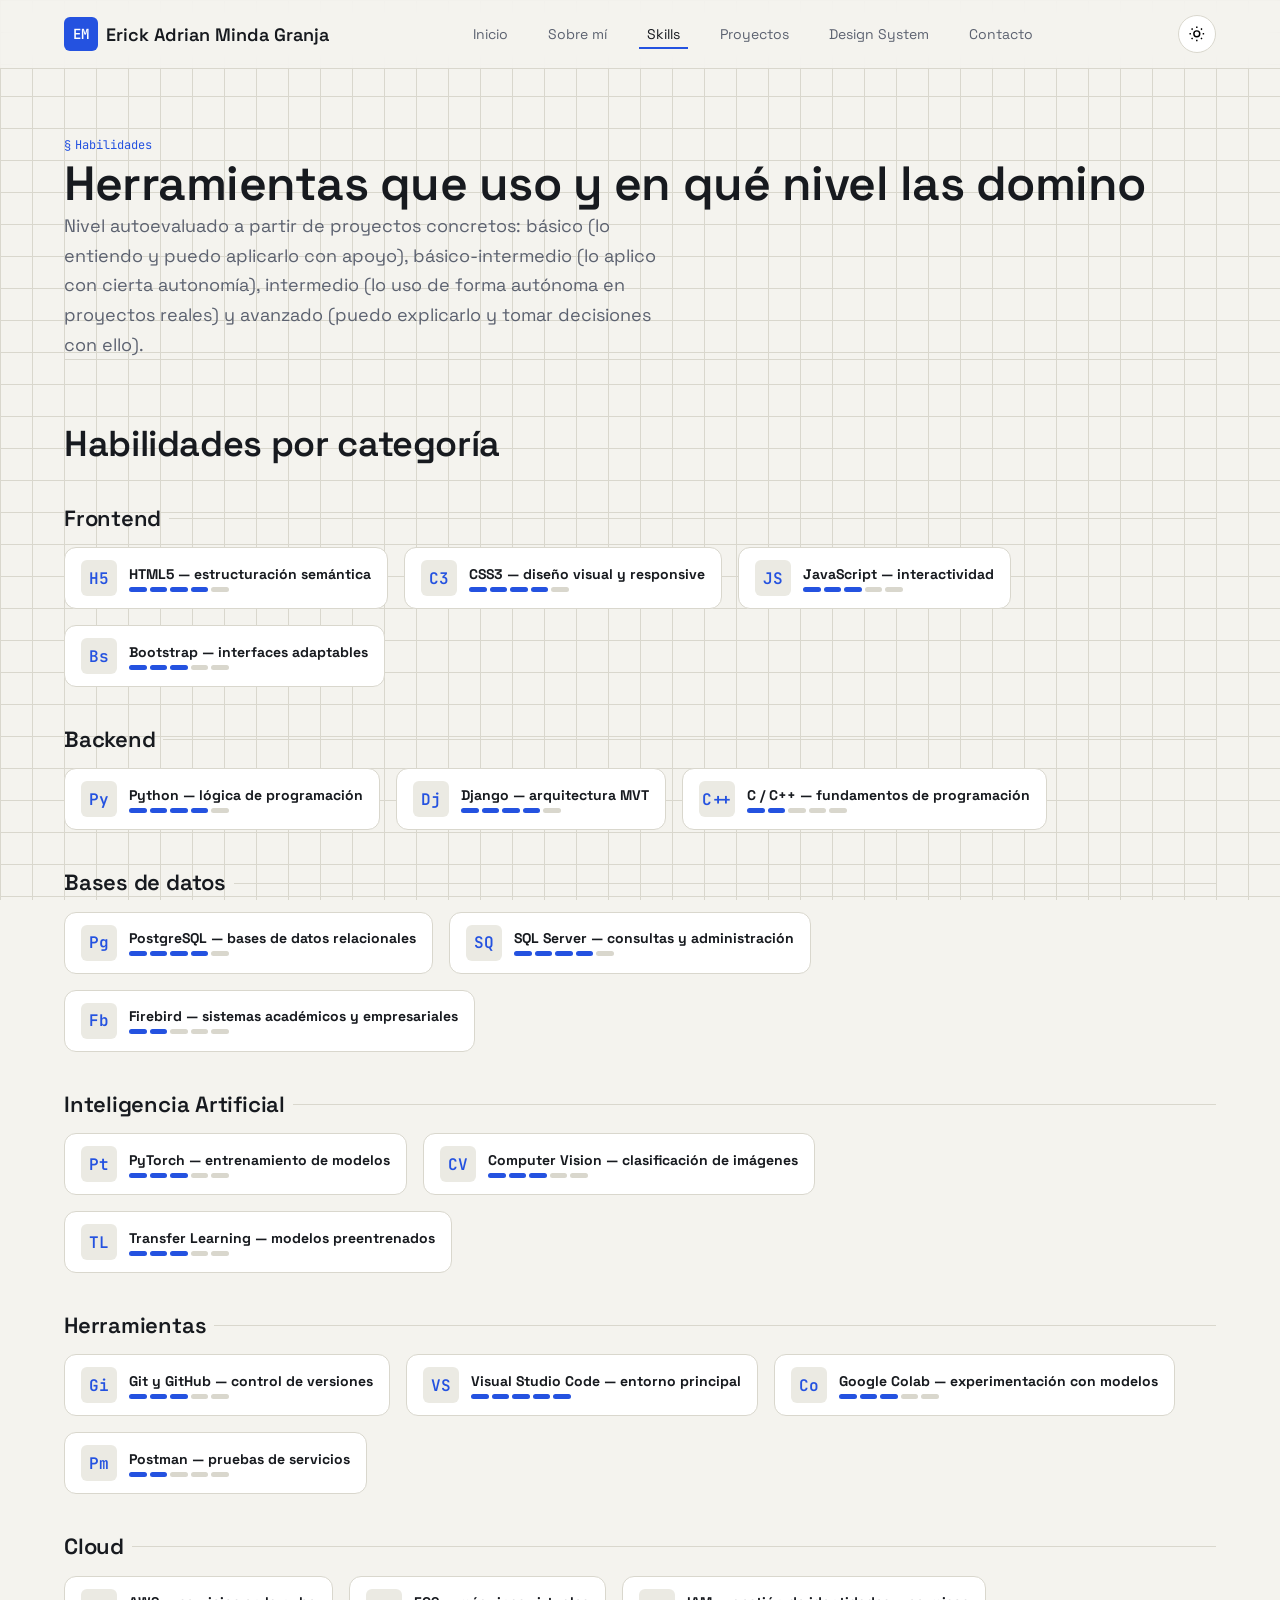
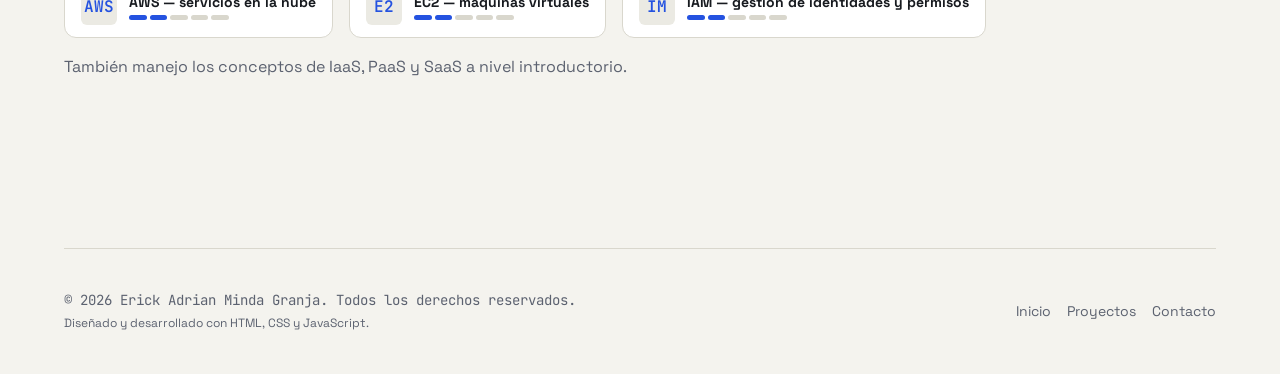
<file: skills.html>
<!DOCTYPE html>
<html lang="es">
<head>
  <meta charset="UTF-8" />
  <meta name="viewport" content="width=device-width, initial-scale=1.0" />
  <title>Skills — Erick Adrian Minda Granja</title>
  <meta name="description" content="Habilidades técnicas de Erick Adrian Minda Granja organizadas por categoría y nivel de dominio." />
  <link rel="stylesheet" href="css/styles.css" />
</head>
<body>
  <a class="skip-link" href="#main">Saltar al contenido</a>

  <header class="site-header">
    <nav class="navbar container" aria-label="Navegación principal">
      <a class="brand" href="index.html">
        <span class="brand-mark" aria-hidden="true">EM</span>
        Erick Adrian Minda Granja
      </a>
      <button class="nav-toggle" aria-label="Abrir menú de navegación" aria-expanded="false" aria-controls="nav-list">
        <span></span><span></span><span></span>
      </button>
      <ul class="nav-list" id="nav-list">
        <li><a href="index.html">Inicio</a></li>
        <li><a href="sobre-mi.html">Sobre mí</a></li>
        <li><a href="skills.html" aria-current="page">Skills</a></li>
        <li><a href="proyectos.html">Proyectos</a></li>
        <li><a href="design-system.html">Design System</a></li>
        <li><a href="contacto.html">Contacto</a></li>
      </ul>
      <div class="nav-actions">
        <button class="theme-toggle" type="button" aria-pressed="false">
          <svg viewBox="0 0 24 24" fill="none" stroke="currentColor" stroke-width="2" aria-hidden="true">
            <circle cx="12" cy="12" r="4"></circle>
            <path d="M12 2v2M12 20v2M4.9 4.9l1.4 1.4M17.7 17.7l1.4 1.4M2 12h2M20 12h2M4.9 19.1l1.4-1.4M17.7 6.3l1.4-1.4"></path>
          </svg>
        </button>
      </div>
    </nav>
  </header>

  <main id="main">
    <header class="section container" style="border-top:none; padding-bottom: 0;">
      <p class="field-note">Habilidades</p>
      <h1>Herramientas que uso y en qué nivel las domino</h1>
      <p class="lead">
        Nivel autoevaluado a partir de proyectos concretos: básico (lo entiendo y puedo
        aplicarlo con apoyo), básico-intermedio (lo aplico con cierta autonomía),
        intermedio (lo uso de forma autónoma en proyectos reales) y avanzado (puedo
        explicarlo y tomar decisiones con ello).
      </p>
    </header>

    <section class="section container" aria-labelledby="skills-heading">
      <h2 id="skills-heading" class="skills-heading">Habilidades por categoría</h2>
      <div class="skills-group">
        <h3 id="frontend-heading">Frontend</h3>
        <ul class="skill-list">
          <li class="skill-badge">
            <span class="skill-icon" aria-hidden="true">H5</span>
            <span class="skill-meta">
              <strong>HTML5 — estructuración semántica</strong>
              <span class="skill-level" aria-label="Nivel intermedio">
                <span class="filled"></span><span class="filled"></span><span class="filled"></span><span class="filled"></span><span></span>
              </span>
            </span>
          </li>
          <li class="skill-badge">
            <span class="skill-icon" aria-hidden="true">C3</span>
            <span class="skill-meta">
              <strong>CSS3 — diseño visual y responsive</strong>
              <span class="skill-level" aria-label="Nivel intermedio">
                <span class="filled"></span><span class="filled"></span><span class="filled"></span><span class="filled"></span><span></span>
              </span>
            </span>
          </li>
          <li class="skill-badge">
            <span class="skill-icon" aria-hidden="true">JS</span>
            <span class="skill-meta">
              <strong>JavaScript — interactividad</strong>
              <span class="skill-level" aria-label="Nivel básico-intermedio">
                <span class="filled"></span><span class="filled"></span><span class="filled"></span><span></span><span></span>
              </span>
            </span>
          </li>
          <li class="skill-badge">
            <span class="skill-icon" aria-hidden="true">Bs</span>
            <span class="skill-meta">
              <strong>Bootstrap — interfaces adaptables</strong>
              <span class="skill-level" aria-label="Nivel básico-intermedio">
                <span class="filled"></span><span class="filled"></span><span class="filled"></span><span></span><span></span>
              </span>
            </span>
          </li>
        </ul>
      </div>

      <div class="skills-group">
        <h3>Backend</h3>
        <ul class="skill-list">
          <li class="skill-badge">
            <span class="skill-icon" aria-hidden="true">Py</span>
            <span class="skill-meta">
              <strong>Python — lógica de programación</strong>
              <span class="skill-level" aria-label="Nivel intermedio">
                <span class="filled"></span><span class="filled"></span><span class="filled"></span><span class="filled"></span><span></span>
              </span>
            </span>
          </li>
          <li class="skill-badge">
            <span class="skill-icon" aria-hidden="true">Dj</span>
            <span class="skill-meta">
              <strong>Django — arquitectura MVT</strong>
              <span class="skill-level" aria-label="Nivel intermedio">
                <span class="filled"></span><span class="filled"></span><span class="filled"></span><span class="filled"></span><span></span>
              </span>
            </span>
          </li>
          <li class="skill-badge">
            <span class="skill-icon" aria-hidden="true">C++</span>
            <span class="skill-meta">
              <strong>C / C++ — fundamentos de programación</strong>
              <span class="skill-level" aria-label="Nivel básico">
                <span class="filled"></span><span class="filled"></span><span></span><span></span><span></span>
              </span>
            </span>
          </li>
        </ul>
      </div>

      <div class="skills-group">
        <h3>Bases de datos</h3>
        <ul class="skill-list">
          <li class="skill-badge">
            <span class="skill-icon" aria-hidden="true">Pg</span>
            <span class="skill-meta">
              <strong>PostgreSQL — bases de datos relacionales</strong>
              <span class="skill-level" aria-label="Nivel intermedio">
                <span class="filled"></span><span class="filled"></span><span class="filled"></span><span class="filled"></span><span></span>
              </span>
            </span>
          </li>
          <li class="skill-badge">
            <span class="skill-icon" aria-hidden="true">SQ</span>
            <span class="skill-meta">
              <strong>SQL Server — consultas y administración</strong>
              <span class="skill-level" aria-label="Nivel intermedio">
                <span class="filled"></span><span class="filled"></span><span class="filled"></span><span class="filled"></span><span></span>
              </span>
            </span>
          </li>
          <li class="skill-badge">
            <span class="skill-icon" aria-hidden="true">Fb</span>
            <span class="skill-meta">
              <strong>Firebird — sistemas académicos y empresariales</strong>
              <span class="skill-level" aria-label="Nivel básico">
                <span class="filled"></span><span class="filled"></span><span></span><span></span><span></span>
              </span>
            </span>
          </li>
        </ul>
      </div>

      <div class="skills-group">
        <h3>Inteligencia Artificial</h3>
        <ul class="skill-list">
          <li class="skill-badge">
            <span class="skill-icon" aria-hidden="true">Pt</span>
            <span class="skill-meta">
              <strong>PyTorch — entrenamiento de modelos</strong>
              <span class="skill-level" aria-label="Nivel básico-intermedio">
                <span class="filled"></span><span class="filled"></span><span class="filled"></span><span></span><span></span>
              </span>
            </span>
          </li>
          <li class="skill-badge">
            <span class="skill-icon" aria-hidden="true">CV</span>
            <span class="skill-meta">
              <strong>Computer Vision — clasificación de imágenes</strong>
              <span class="skill-level" aria-label="Nivel básico-intermedio">
                <span class="filled"></span><span class="filled"></span><span class="filled"></span><span></span><span></span>
              </span>
            </span>
          </li>
          <li class="skill-badge">
            <span class="skill-icon" aria-hidden="true">TL</span>
            <span class="skill-meta">
              <strong>Transfer Learning — modelos preentrenados</strong>
              <span class="skill-level" aria-label="Nivel básico-intermedio">
                <span class="filled"></span><span class="filled"></span><span class="filled"></span><span></span><span></span>
              </span>
            </span>
          </li>
        </ul>
      </div>

      <div class="skills-group">
        <h3>Herramientas</h3>
        <ul class="skill-list">
          <li class="skill-badge">
            <span class="skill-icon" aria-hidden="true">Gi</span>
            <span class="skill-meta">
              <strong>Git y GitHub — control de versiones</strong>
              <span class="skill-level" aria-label="Nivel básico-intermedio">
                <span class="filled"></span><span class="filled"></span><span class="filled"></span><span></span><span></span>
              </span>
            </span>
          </li>
          <li class="skill-badge">
            <span class="skill-icon" aria-hidden="true">VS</span>
            <span class="skill-meta">
              <strong>Visual Studio Code — entorno principal</strong>
              <span class="skill-level" aria-label="Nivel avanzado">
                <span class="filled"></span><span class="filled"></span><span class="filled"></span><span class="filled"></span><span class="filled"></span>
              </span>
            </span>
          </li>
          <li class="skill-badge">
            <span class="skill-icon" aria-hidden="true">Co</span>
            <span class="skill-meta">
              <strong>Google Colab — experimentación con modelos</strong>
              <span class="skill-level" aria-label="Nivel básico-intermedio">
                <span class="filled"></span><span class="filled"></span><span class="filled"></span><span></span><span></span>
              </span>
            </span>
          </li>
          <li class="skill-badge">
            <span class="skill-icon" aria-hidden="true">Pm</span>
            <span class="skill-meta">
              <strong>Postman — pruebas de servicios</strong>
              <span class="skill-level" aria-label="Nivel básico">
                <span class="filled"></span><span class="filled"></span><span></span><span></span><span></span>
              </span>
            </span>
          </li>
        </ul>
      </div>

      <div class="skills-group">
        <h3>Cloud</h3>
        <ul class="skill-list">
          <li class="skill-badge">
            <span class="skill-icon" aria-hidden="true">AWS</span>
            <span class="skill-meta">
              <strong>AWS — servicios en la nube</strong>
              <span class="skill-level" aria-label="Nivel básico">
                <span class="filled"></span><span class="filled"></span><span></span><span></span><span></span>
              </span>
            </span>
          </li>
          <li class="skill-badge">
            <span class="skill-icon" aria-hidden="true">E2</span>
            <span class="skill-meta">
              <strong>EC2 — máquinas virtuales</strong>
              <span class="skill-level" aria-label="Nivel básico">
                <span class="filled"></span><span class="filled"></span><span></span><span></span><span></span>
              </span>
            </span>
          </li>
          <li class="skill-badge">
            <span class="skill-icon" aria-hidden="true">IM</span>
            <span class="skill-meta">
              <strong>IAM — gestión de identidades y permisos</strong>
              <span class="skill-level" aria-label="Nivel básico">
                <span class="filled"></span><span class="filled"></span><span></span><span></span><span></span>
              </span>
            </span>
          </li>
        </ul>
        <p class="muted" style="margin-top: var(--space-sm);">También manejo los conceptos de IaaS, PaaS y SaaS a nivel introductorio.</p>
      </div>
    </section>
  </main>

  <footer class="site-footer container">
    <div class="footer-row">
      <div>
        <p class="muted mono">© 2026 Erick Adrian Minda Granja. Todos los derechos reservados.</p>
        <p class="muted" style="font-size: var(--text-xs); margin-top: 2px;">Diseñado y desarrollado con HTML, CSS y JavaScript.</p>
      </div>
      <nav class="footer-links" aria-label="Enlaces del pie de página">
        <a href="index.html">Inicio</a>
        <a href="proyectos.html">Proyectos</a>
        <a href="contacto.html">Contacto</a>
      </nav>
    </div>
  </footer>

  <button class="back-to-top" type="button" aria-label="Volver al inicio de la página">
    <svg viewBox="0 0 24 24" width="18" height="18" fill="none" stroke="currentColor" stroke-width="2" aria-hidden="true">
      <path d="M12 19V5M5 12l7-7 7 7"></path>
    </svg>
  </button>

  <script src="js/main.js"></script>
</body>
</html>
</file>
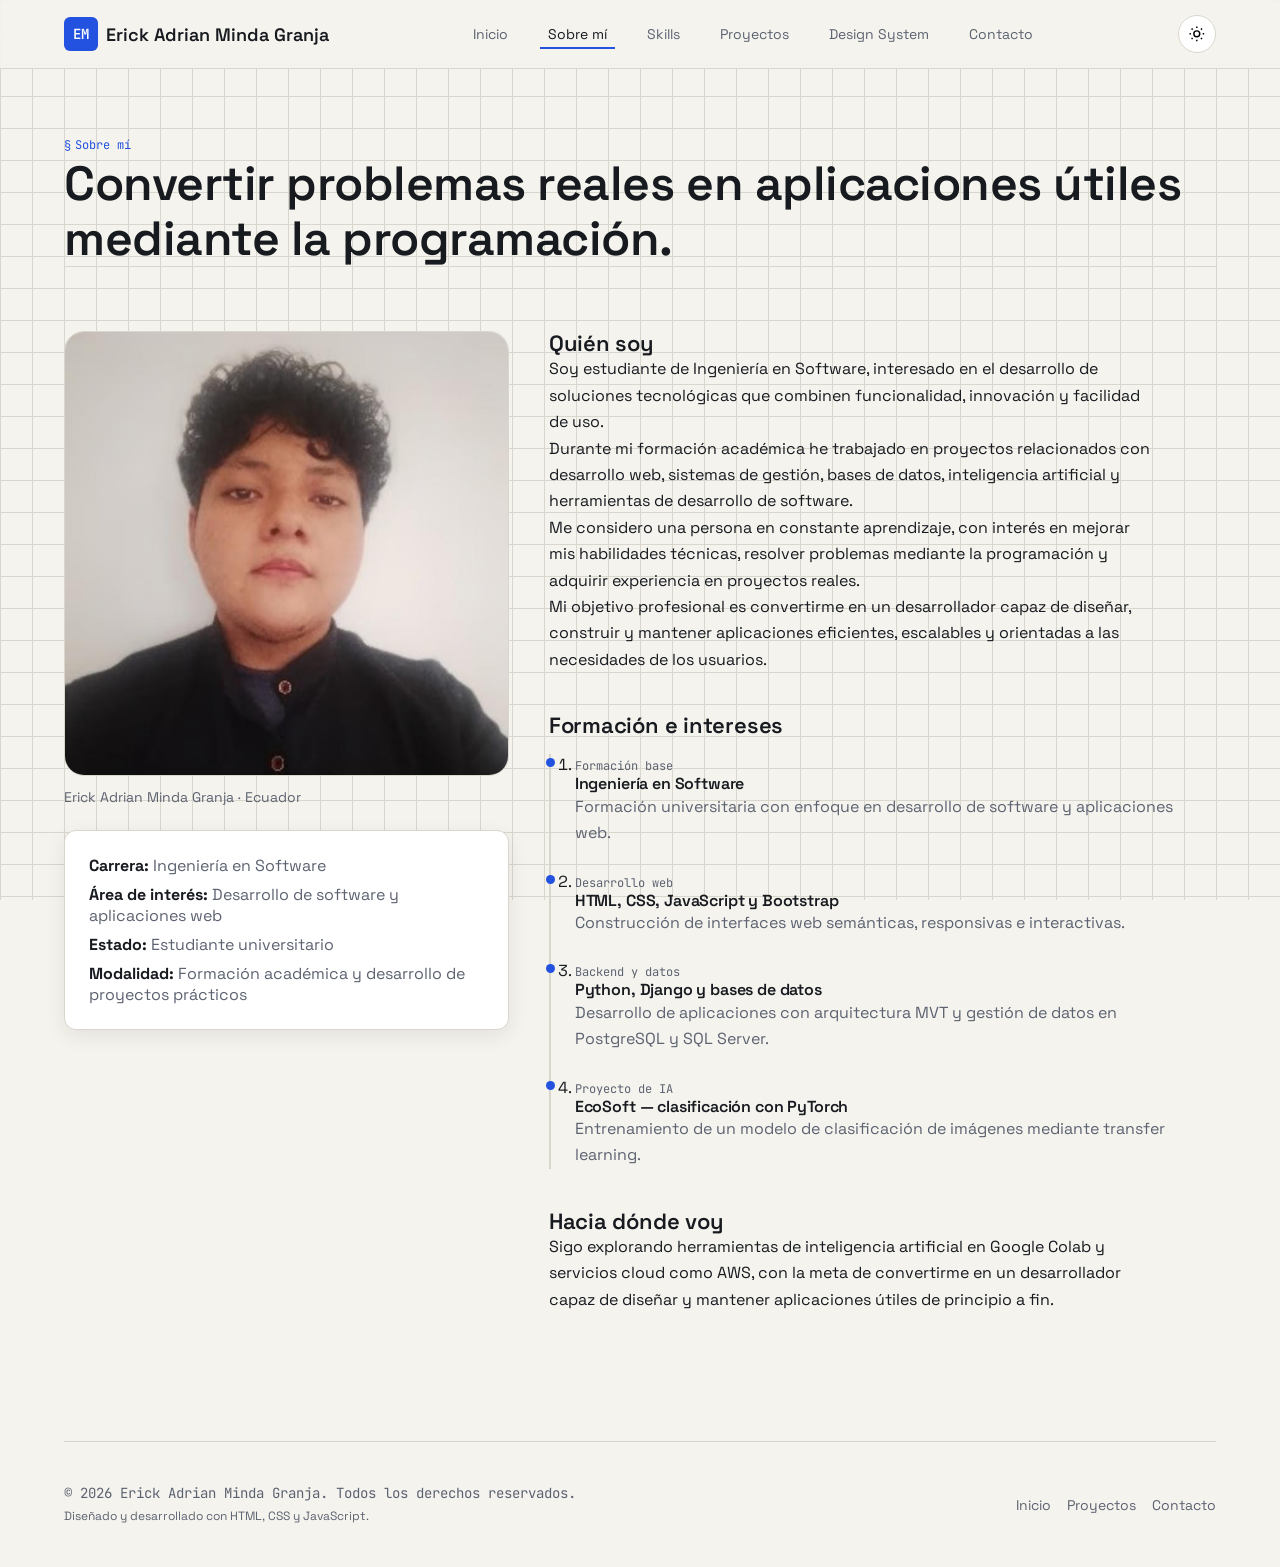
<file: sobre-mi.html>
<!DOCTYPE html>
<html lang="es">
<head>
  <meta charset="UTF-8" />
  <meta name="viewport" content="width=device-width, initial-scale=1.0" />
  <title>Sobre mí — Erick Adrian Minda Granja</title>
  <meta name="description" content="Formación académica, intereses y trayectoria de Erick Adrian Minda Granja." />
  <link rel="stylesheet" href="css/styles.css" />
</head>
<body>
  <a class="skip-link" href="#main">Saltar al contenido</a>

  <header class="site-header">
    <nav class="navbar container" aria-label="Navegación principal">
      <a class="brand" href="index.html">
        <span class="brand-mark" aria-hidden="true">EM</span>
        Erick Adrian Minda Granja
      </a>
      <button class="nav-toggle" aria-label="Abrir menú de navegación" aria-expanded="false" aria-controls="nav-list">
        <span></span><span></span><span></span>
      </button>
      <ul class="nav-list" id="nav-list">
        <li><a href="index.html">Inicio</a></li>
        <li><a href="sobre-mi.html" aria-current="page">Sobre mí</a></li>
        <li><a href="skills.html">Skills</a></li>
        <li><a href="proyectos.html">Proyectos</a></li>
        <li><a href="design-system.html">Design System</a></li>
        <li><a href="contacto.html">Contacto</a></li>
      </ul>
      <div class="nav-actions">
        <button class="theme-toggle" type="button" aria-pressed="false">
          <svg viewBox="0 0 24 24" fill="none" stroke="currentColor" stroke-width="2" aria-hidden="true">
            <circle cx="12" cy="12" r="4"></circle>
            <path d="M12 2v2M12 20v2M4.9 4.9l1.4 1.4M17.7 17.7l1.4 1.4M2 12h2M20 12h2M4.9 19.1l1.4-1.4M17.7 6.3l1.4-1.4"></path>
          </svg>
        </button>
      </div>
    </nav>
  </header>

  <main id="main">
    <header class="section container" style="border-top:none; padding-bottom: 0;">
      <p class="field-note">Sobre mí</p>
      <h1>Convertir problemas reales en aplicaciones útiles mediante la programación.</h1>
    </header>

    <section class="section container about-layout" aria-labelledby="perfil-heading">
      <aside>
        <figure>
          <img src="image/mi-foto.jpeg" alt="Foto de Erick Adrian Minda Granja" style="width:100%; aspect-ratio:1; object-fit:cover; border-radius: var(--radius-lg); border:1px solid var(--color-border); background: var(--color-surface);" />
          <figcaption class="muted" style="margin-top: var(--space-xs); font-size: var(--text-sm);">Erick Adrian Minda Granja · Ecuador</figcaption>
        </figure>

        <ul class="card" style="margin-top: var(--space-md); display:flex; flex-direction:column; gap:.5rem;">
          <li><strong>Carrera:</strong> <span class="muted">Ingeniería en Software</span></li>
          <li><strong>Área de interés:</strong> <span class="muted">Desarrollo de software y aplicaciones web</span></li>
          <li><strong>Estado:</strong> <span class="muted">Estudiante universitario</span></li>
          <li><strong>Modalidad:</strong> <span class="muted">Formación académica y desarrollo de proyectos prácticos</span></li>
        </ul>
      </aside>

      <div>
        <h2 id="perfil-heading" style="font-size: var(--text-lg);">Quién soy</h2>
        <p>
          Soy estudiante de Ingeniería en Software, interesado en el desarrollo de
          soluciones tecnológicas que combinen funcionalidad, innovación y facilidad
          de uso.
        </p>
        <p>
          Durante mi formación académica he trabajado en proyectos relacionados con
          desarrollo web, sistemas de gestión, bases de datos, inteligencia artificial
          y herramientas de desarrollo de software.
        </p>
        <p>
          Me considero una persona en constante aprendizaje, con interés en mejorar mis
          habilidades técnicas, resolver problemas mediante la programación y adquirir
          experiencia en proyectos reales.
        </p>
        <p>
          Mi objetivo profesional es convertirme en un desarrollador capaz de diseñar,
          construir y mantener aplicaciones eficientes, escalables y orientadas a las
          necesidades de los usuarios.
        </p>

        <h2 style="font-size: var(--text-lg); margin-top: var(--space-lg);">Formación e intereses</h2>
        <ol class="timeline" style="margin-top: var(--space-sm);">
          <li class="timeline-item">
            <time datetime="2023">Formación base</time>
            <h3 style="font-size: var(--text-base);">Ingeniería en Software</h3>
            <p class="muted">Formación universitaria con enfoque en desarrollo de software y aplicaciones web.</p>
          </li>
          <li class="timeline-item">
            <time datetime="2024">Desarrollo web</time>
            <h3 style="font-size: var(--text-base);">HTML, CSS, JavaScript y Bootstrap</h3>
            <p class="muted">Construcción de interfaces web semánticas, responsivas e interactivas.</p>
          </li>
          <li class="timeline-item">
            <time datetime="2025">Backend y datos</time>
            <h3 style="font-size: var(--text-base);">Python, Django y bases de datos</h3>
            <p class="muted">Desarrollo de aplicaciones con arquitectura MVT y gestión de datos en PostgreSQL y SQL Server.</p>
          </li>
          <li class="timeline-item">
            <time datetime="2026">Proyecto de IA</time>
            <h3 style="font-size: var(--text-base);">EcoSoft — clasificación con PyTorch</h3>
            <p class="muted">Entrenamiento de un modelo de clasificación de imágenes mediante transfer learning.</p>
          </li>
        </ol>

        <h2 style="font-size: var(--text-lg); margin-top: var(--space-lg);">Hacia dónde voy</h2>
        <p>
          Sigo explorando herramientas de inteligencia artificial en Google Colab y
          servicios cloud como AWS, con la meta de convertirme en un desarrollador capaz
          de diseñar y mantener aplicaciones útiles de principio a fin.
        </p>
      </div>
    </section>
  </main>

  <footer class="site-footer container">
    <div class="footer-row">
      <div>
        <p class="muted mono">© 2026 Erick Adrian Minda Granja. Todos los derechos reservados.</p>
        <p class="muted" style="font-size: var(--text-xs); margin-top: 2px;">Diseñado y desarrollado con HTML, CSS y JavaScript.</p>
      </div>
      <nav class="footer-links" aria-label="Enlaces del pie de página">
        <a href="index.html">Inicio</a>
        <a href="proyectos.html">Proyectos</a>
        <a href="contacto.html">Contacto</a>
      </nav>
    </div>
  </footer>

  <button class="back-to-top" type="button" aria-label="Volver al inicio de la página">
    <svg viewBox="0 0 24 24" width="18" height="18" fill="none" stroke="currentColor" stroke-width="2" aria-hidden="true">
      <path d="M12 19V5M5 12l7-7 7 7"></path>
    </svg>
  </button>

  <script src="js/main.js"></script>
</body>
</html>
</file>
<file: css/styles.css>
@import url('https://fonts.googleapis.com/css2?family=Space+Grotesk:wght@400;500;600;700&family=JetBrains+Mono:wght@400;500;600&display=swap');


:root {
  /* Color */
  --color-primary: #2452e0;
  --color-primary-dark: #17359e;
  --color-secondary: #e08a24;
  --color-background: #f4f3ee;
  --color-surface: #ffffff;
  --color-surface-alt: #ebeae3;
  --color-text: #171a1f;
  --color-text-muted: #5c6270;
  --color-border: #d9d7cd;
  --color-success: #1f7a5c;
  --color-danger: #c8402c;

  /* Tipografía */
  --font-primary: 'Space Grotesk', 'Segoe UI', sans-serif;
  --font-mono: 'JetBrains Mono', 'Courier New', monospace;

  /* Escala tipográfica (1.25 - major third) */
  --text-xs: 0.75rem;
  --text-sm: 0.875rem;
  --text-base: 1rem;
  --text-md: 1.125rem;
  --text-lg: 1.375rem;
  --text-xl: 1.75rem;
  --text-2xl: 2.25rem;
  --text-3xl: 3rem;

  /* Espaciado */
  --space-3xs: 0.25rem;
  --space-2xs: 0.5rem;
  --space-xs: 0.75rem;
  --space-sm: 1rem;
  --space-md: 1.5rem;
  --space-lg: 2.5rem;
  --space-xl: 4rem;
  --space-2xl: 6rem;

  /* Bordes y sombras */
  --radius-sm: 0.375rem;
  --radius-md: 0.75rem;
  --radius-lg: 1.25rem;
  --shadow-card: 0 6px 20px rgb(23 26 31 / 0.08);
  --shadow-lift: 0 12px 28px rgb(23 26 31 / 0.14);

  /* Layout */
  --content-width: 72rem;
  --line-max: 38rem;
  --nav-height: 4.25rem;

  color-scheme: light;
}

[data-theme='dark'] {
  --color-primary: #6d8dff;
  --color-primary-dark: #4a6ae8;
  --color-secondary: #f5a94d;
  --color-background: #12141a;
  --color-surface: #1a1d25;
  --color-surface-alt: #20232c;
  --color-text: #eef0f4;
  --color-text-muted: #9aa0b0;
  --color-border: #2c2f3a;
  --shadow-card: 0 6px 20px rgb(0 0 0 / 0.35);
  --shadow-lift: 0 14px 30px rgb(0 0 0 / 0.45);
  color-scheme: dark;
}

/* -------------------- RESET -------------------- */
*, *::before, *::after { box-sizing: border-box; }
html { scroll-behavior: smooth; }

@media (prefers-reduced-motion: reduce) {
  html { scroll-behavior: auto; }
  *, *::before, *::after {
    animation-duration: 0.01ms !important;
    animation-iteration-count: 1 !important;
    transition-duration: 0.01ms !important;
  }
}

body {
  margin: 0;
  font-family: var(--font-primary);
  font-size: var(--text-base);
  color: var(--color-text);
  background-color: var(--color-background);
  background-image:
    linear-gradient(var(--color-border) 1px, transparent 1px),
    linear-gradient(90deg, var(--color-border) 1px, transparent 1px);
  background-size: 32px 32px;
  background-attachment: fixed;
  opacity: 1;
  transition: background-color 0.25s ease, color 0.25s ease;
}

[data-theme='dark'] body { background-image: none; }

img { max-width: 100%; display: block; }
a { color: inherit; }
h1, h2, h3, h4, p, ul, ol, figure { margin: 0; }
ul { padding: 0; list-style: none; }
button { font: inherit; cursor: pointer; }
input, textarea, select { font: inherit; }

:focus-visible {
  outline: 2px solid var(--color-primary);
  outline-offset: 3px;
  border-radius: var(--radius-sm);
}

.container {
  width: min(100% - 2.5rem, var(--content-width));
  margin-inline: auto;
}

.visually-hidden {
  position: absolute;
  width: 1px; height: 1px;
  overflow: hidden;
  clip: rect(0 0 0 0);
  white-space: nowrap;
}

.skip-link {
  position: absolute;
  left: 1rem;
  top: -3rem;
  background: var(--color-primary);
  color: #fff;
  padding: var(--space-2xs) var(--space-sm);
  border-radius: var(--radius-sm);
  z-index: 200;
  transition: top 0.2s ease;
}
.skip-link:focus { top: 1rem; }

/* -------------------- TIPOGRAFÍA -------------------- */
h1, h2, h3, h4 { font-weight: 600; line-height: 1.15; letter-spacing: -0.01em; }
h1 { font-size: var(--text-3xl); }
h2 { font-size: var(--text-2xl); }
h3 { font-size: var(--text-lg); }
h4 { font-size: var(--text-md); }

p { line-height: 1.65; max-width: var(--line-max); color: var(--color-text); }
p.lead { font-size: var(--text-md); color: var(--color-text-muted); }
.muted { color: var(--color-text-muted); }

.mono {
  font-family: var(--font-mono);
  font-size: var(--text-sm);
}

.field-note {
  font-family: var(--font-mono);
  font-size: var(--text-xs);
  color: var(--color-primary);
  display: inline-flex;
  align-items: center;
  gap: var(--space-3xs);
}
.field-note::before { content: '§'; }

/* -------------------- NAVBAR -------------------- */
.site-header {
  position: sticky;
  top: 0;
  z-index: 100;
  background: color-mix(in srgb, var(--color-background) 88%, transparent);
  backdrop-filter: blur(10px);
  border-bottom: 1px solid var(--color-border);
}

.navbar {
  height: var(--nav-height);
  display: flex;
  align-items: center;
  justify-content: space-between;
  gap: var(--space-md);
}

.brand {
  display: flex;
  align-items: center;
  gap: var(--space-2xs);
  font-weight: 600;
  font-size: var(--text-md);
  text-decoration: none;
}

.brand-mark {
  width: 2.1rem;
  height: 2.1rem;
  border-radius: var(--radius-sm);
  background: var(--color-primary);
  color: #fff;
  display: grid;
  place-items: center;
  font-family: var(--font-mono);
  font-size: var(--text-sm);
  font-weight: 600;
}

.nav-list {
  display: flex;
  gap: var(--space-md);
  font-size: var(--text-sm);
}

.nav-list a {
  text-decoration: none;
  color: var(--color-text-muted);
  padding: var(--space-3xs) var(--space-2xs);
  border-bottom: 2px solid transparent;
  transition: color 0.15s ease, border-color 0.15s ease;
}

.nav-list a:hover,
.nav-list a[aria-current='page'] {
  color: var(--color-text);
  border-color: var(--color-primary);
}

.nav-actions { display: flex; align-items: center; gap: var(--space-sm); }

.theme-toggle {
  width: 2.4rem;
  height: 2.4rem;
  border-radius: 50%;
  border: 1px solid var(--color-border);
  background: var(--color-surface);
  display: grid;
  place-items: center;
  transition: transform 0.2s ease;
}
.theme-toggle:hover { transform: rotate(15deg); }
.theme-toggle svg { width: 1.1rem; height: 1.1rem; }

.nav-toggle {
  display: none;
  flex-direction: column;
  gap: 5px;
  width: 2.4rem;
  height: 2.4rem;
  border: 1px solid var(--color-border);
  background: var(--color-surface);
  border-radius: var(--radius-sm);
  align-items: center;
  justify-content: center;
}
.nav-toggle span {
  width: 1.1rem;
  height: 2px;
  background: var(--color-text);
  transition: transform 0.2s ease, opacity 0.2s ease;
}
.nav-toggle[aria-expanded='true'] span:nth-child(1) { transform: translateY(7px) rotate(45deg); }
.nav-toggle[aria-expanded='true'] span:nth-child(2) { opacity: 0; }
.nav-toggle[aria-expanded='true'] span:nth-child(3) { transform: translateY(-7px) rotate(-45deg); }

/* -------------------- BOTONES -------------------- */
.btn {
  display: inline-flex;
  align-items: center;
  gap: var(--space-2xs);
  padding: var(--space-2xs) var(--space-sm);
  border-radius: var(--radius-sm);
  font-size: var(--text-sm);
  font-weight: 600;
  text-decoration: none;
  border: 1px solid transparent;
  transition: transform 0.15s ease, box-shadow 0.15s ease, background 0.15s ease;
}
.btn:hover { transform: translateY(-2px); }

.btn-primary {
  background: var(--color-primary);
  color: #fff;
  box-shadow: var(--shadow-card);
}
.btn-primary:hover { box-shadow: var(--shadow-lift); }

.btn-secondary {
  background: transparent;
  color: var(--color-text);
  border-color: var(--color-border);
}
.btn-secondary:hover { border-color: var(--color-primary); color: var(--color-primary); }

.btn-sm { padding: var(--space-3xs) var(--space-xs); font-size: var(--text-xs); }

/* -------------------- HERO -------------------- */
.hero {
  padding-block: var(--space-2xl) var(--space-xl);
  display: grid;
  grid-template-columns: 1.1fr 0.9fr;
  gap: var(--space-lg);
  align-items: center;
}

.hero-copy .field-note { margin-bottom: var(--space-sm); }
.hero h1 { margin-block: var(--space-sm); }
.hero-actions { display: flex; gap: var(--space-sm); margin-top: var(--space-lg); flex-wrap: wrap; }

.hero-stats {
  display: flex;
  gap: var(--space-lg);
  margin-top: var(--space-lg);
  padding-top: var(--space-lg);
  border-top: 1px solid var(--color-border);
}
.hero-stats dt { font-family: var(--font-mono); font-size: var(--text-2xl); color: var(--color-primary); }
.hero-stats dd { margin: 0; font-size: var(--text-xs); color: var(--color-text-muted); }

.hero-art {
  aspect-ratio: 1 / 1;
  background: var(--color-surface);
  border: 1px solid var(--color-border);
  border-radius: var(--radius-lg);
  box-shadow: var(--shadow-card);
  overflow: hidden;
}

/* -------------------- SECCIONES -------------------- */
.section {
  padding-block: var(--space-xl);
  border-top: 1px solid var(--color-border);
}
.section-head {
  display: flex;
  justify-content: space-between;
  align-items: flex-end;
  gap: var(--space-md);
  margin-bottom: var(--space-lg);
  flex-wrap: wrap;
}

/* -------------------- CARDS -------------------- */
.card {
  background: var(--color-surface);
  border: 1px solid var(--color-border);
  border-radius: var(--radius-md);
  padding: var(--space-md);
  box-shadow: var(--shadow-card);
}

.grid {
  display: grid;
  gap: var(--space-md);
}
.grid-3 { grid-template-columns: repeat(3, 1fr); }
.grid-2 { grid-template-columns: repeat(2, 1fr); }

/* -------------------- SKILLS -------------------- */
.skills-group { margin-bottom: var(--space-lg); }
.skills-group h3 {
  display: flex;
  align-items: center;
  gap: var(--space-2xs);
  margin-bottom: var(--space-sm);
}
.skills-group h3::after {
  content: '';
  flex: 1;
  height: 1px;
  background: var(--color-border);
}

.skill-list { display: flex; flex-wrap: wrap; gap: var(--space-sm); }

.skill-badge {
  display: flex;
  align-items: center;
  gap: var(--space-xs);
  background: var(--color-surface);
  border: 1px solid var(--color-border);
  border-radius: var(--radius-md);
  padding: var(--space-xs) var(--space-sm);
  min-width: 12.5rem;
}

.skill-icon {
  width: 2.25rem;
  height: 2.25rem;
  border-radius: var(--radius-sm);
  background: var(--color-surface-alt);
  display: grid;
  place-items: center;
  font-family: var(--font-mono);
  font-weight: 600;
  color: var(--color-primary);
  flex-shrink: 0;
}

.skill-meta { flex: 1; }
.skill-meta strong { display: block; font-size: var(--text-sm); }
.skill-level { display: flex; gap: 3px; margin-top: 4px; }
.skill-level span {
  width: 1.1rem;
  height: 5px;
  border-radius: 3px;
  background: var(--color-border);
}
.skill-level span.filled { background: var(--color-primary); }

/* -------------------- PROYECTOS -------------------- */
.filter-bar {
  display: flex;
  flex-wrap: wrap;
  gap: var(--space-2xs);
  margin-bottom: var(--space-lg);
}
.filter-chip {
  border: 1px solid var(--color-border);
  background: var(--color-surface);
  padding: var(--space-3xs) var(--space-sm);
  border-radius: 999px;
  font-size: var(--text-xs);
  font-family: var(--font-mono);
  color: var(--color-text-muted);
  transition: all 0.15s ease;
}
.filter-chip[aria-pressed='true'] {
  background: var(--color-primary);
  border-color: var(--color-primary);
  color: #fff;
}

.project-card { display: flex; flex-direction: column; gap: var(--space-sm); }
.project-thumb {
  border-radius: var(--radius-sm);
  overflow: hidden;
  border: 1px solid var(--color-border);
  aspect-ratio: 16/10;
}
.project-tags { display: flex; flex-wrap: wrap; gap: var(--space-3xs); }
.tag {
  font-family: var(--font-mono);
  font-size: var(--text-xs);
  background: var(--color-surface-alt);
  padding: 2px var(--space-2xs);
  border-radius: var(--radius-sm);
  color: var(--color-text-muted);
}
.project-links { display: flex; gap: var(--space-sm); margin-top: auto; font-size: var(--text-sm); }
.project-links a { text-decoration: underline; text-decoration-color: var(--color-border); text-underline-offset: 3px; }
.project-card[hidden] { display: none; }

/* -------------------- DESIGN SYSTEM -------------------- */
.swatch-grid { display: grid; grid-template-columns: repeat(auto-fit, minmax(11rem, 1fr)); gap: var(--space-sm); }
.swatch {
  border-radius: var(--radius-md);
  overflow: hidden;
  border: 1px solid var(--color-border);
}
.swatch-color { height: 5.5rem; }
.swatch-info { padding: var(--space-xs); background: var(--color-surface); font-family: var(--font-mono); font-size: var(--text-xs); }
.swatch-info strong { display: block; font-family: var(--font-primary); font-size: var(--text-sm); margin-bottom: 2px; }
.swatch-info code, .swatch-info small { display: block; font: inherit; }
.swatch-info small { color: var(--color-text-muted); margin-top: 2px; }

.type-row { display: flex; align-items: baseline; gap: var(--space-md); padding-block: var(--space-sm); border-bottom: 1px dashed var(--color-border); }
.type-row .mono { width: 6rem; flex-shrink: 0; color: var(--color-text-muted); }
.type-sample { min-width: 0; font-weight: 600; line-height: 1.15; overflow-wrap: anywhere; }
.type-sample-h1 { font-size: var(--text-3xl); }
.type-sample-h2 { font-size: var(--text-2xl); }
.type-sample-h3 { font-size: var(--text-lg); }

.space-row { display: flex; align-items: center; gap: var(--space-sm); padding-block: var(--space-2xs); }
.space-bar { background: var(--color-primary); height: 0.9rem; border-radius: 2px; }
.space-row .mono { width: 6rem; color: var(--color-text-muted); }

.component-demo { display: flex; flex-wrap: wrap; gap: var(--space-sm); align-items: center; }

.skills-heading { margin-bottom: var(--space-lg); }

/* -------------------- FORMULARIO -------------------- */
.form-grid { display: grid; gap: var(--space-sm); max-width: 34rem; }
.form-field { display: flex; flex-direction: column; gap: var(--space-3xs); }
.form-field label { font-size: var(--text-sm); font-weight: 600; }
.form-field .hint { font-size: var(--text-xs); color: var(--color-text-muted); }
.form-hint { font-size: var(--text-xs); }
.form-field input,
.form-field textarea {
  border: 1px solid var(--color-border);
  border-radius: var(--radius-sm);
  padding: var(--space-xs) var(--space-sm);
  background: var(--color-surface);
  color: var(--color-text);
}
.form-field input:invalid[data-touched='true'],
.form-field textarea:invalid[data-touched='true'] { border-color: var(--color-danger); }
.error-msg {
  font-size: var(--text-xs);
  color: var(--color-danger);
  min-height: 1em;
}
.form-status {
  padding: var(--space-sm);
  border-radius: var(--radius-sm);
  background: var(--color-surface-alt);
  font-size: var(--text-sm);
  display: none;
}
.form-status.visible { display: block; }
.form-status.success { background: color-mix(in srgb, var(--color-success) 18%, var(--color-surface)); }

/* -------------------- FOOTER -------------------- */
.site-footer {
  border-top: 1px solid var(--color-border);
  padding-block: var(--space-lg);
  margin-top: var(--space-xl);
}
.footer-row { display: flex; justify-content: space-between; align-items: center; flex-wrap: wrap; gap: var(--space-sm); }
.footer-links { display: flex; gap: var(--space-sm); font-size: var(--text-sm); }
.footer-links a { text-decoration: none; color: var(--color-text-muted); }
.footer-links a:hover { color: var(--color-primary); }

.back-to-top {
  position: fixed;
  bottom: var(--space-md);
  right: var(--space-md);
  width: 2.75rem;
  height: 2.75rem;
  border-radius: 50%;
  background: var(--color-primary);
  color: #fff;
  border: none;
  display: grid;
  place-items: center;
  box-shadow: var(--shadow-lift);
  opacity: 0;
  pointer-events: none;
  transform: translateY(10px);
  transition: opacity 0.2s ease, transform 0.2s ease;
  z-index: 90;
}
.back-to-top.visible { opacity: 1; pointer-events: auto; transform: translateY(0); }

/* -------------------- PÁGINA: SOBRE MÍ -------------------- */
.about-layout {
  display: grid;
  grid-template-columns: 0.8fr 1.2fr;
  gap: var(--space-lg);
}
.timeline { display: flex; flex-direction: column; gap: var(--space-md); border-left: 2px solid var(--color-border); padding-left: var(--space-md); }
.timeline-item { position: relative; }
.timeline-item::before {
  content: '';
  position: absolute;
  left: calc(var(--space-md) * -1 - 5px);
  top: 4px;
  width: 9px;
  height: 9px;
  border-radius: 50%;
  background: var(--color-primary);
}
.timeline-item time { font-family: var(--font-mono); font-size: var(--text-xs); color: var(--color-text-muted); }

/* -------------------- RESPONSIVE -------------------- */
@media (max-width: 900px) {
  .hero { grid-template-columns: 1fr; }
  .hero-art { order: -1; max-width: 20rem; margin-inline: auto; }
  .grid-3 { grid-template-columns: repeat(2, 1fr); }
  .about-layout { grid-template-columns: 1fr; }
}

@media (max-width: 640px) {
  .nav-list { display: none; }
  .nav-toggle { display: flex; }
  .site-header.menu-open .nav-list {
    display: flex;
    flex-direction: column;
    position: absolute;
    top: var(--nav-height);
    left: 0;
    right: 0;
    background: var(--color-surface);
    border-bottom: 1px solid var(--color-border);
    padding: var(--space-sm) var(--space-md);
    gap: var(--space-xs);
  }
  .grid-3, .grid-2 { grid-template-columns: 1fr; }
  .hero-stats { flex-wrap: wrap; gap: var(--space-md); }
  h1 { font-size: var(--text-2xl); }
  .section-head { flex-direction: column; align-items: flex-start; }
  .type-row { align-items: flex-start; flex-direction: column; gap: var(--space-2xs); }
  .type-sample-h1 { font-size: var(--text-2xl); }
}
</file>
